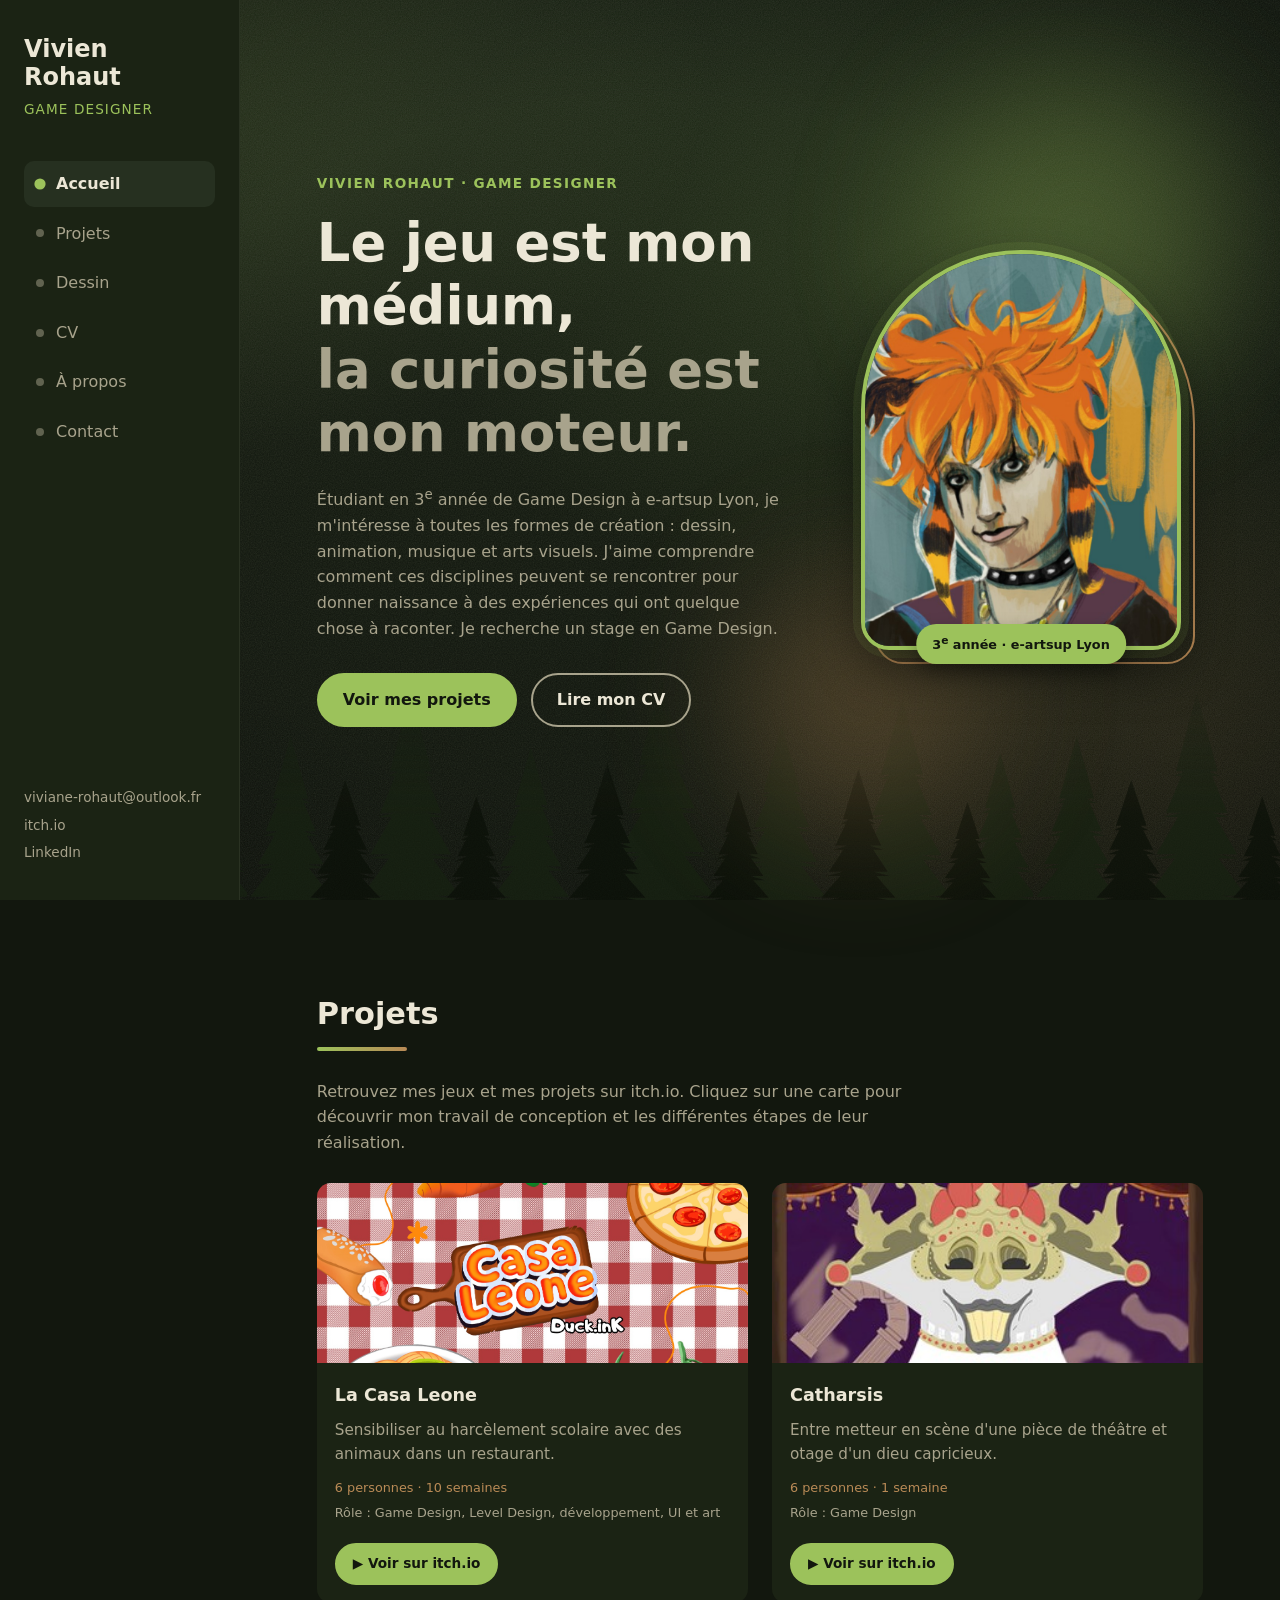
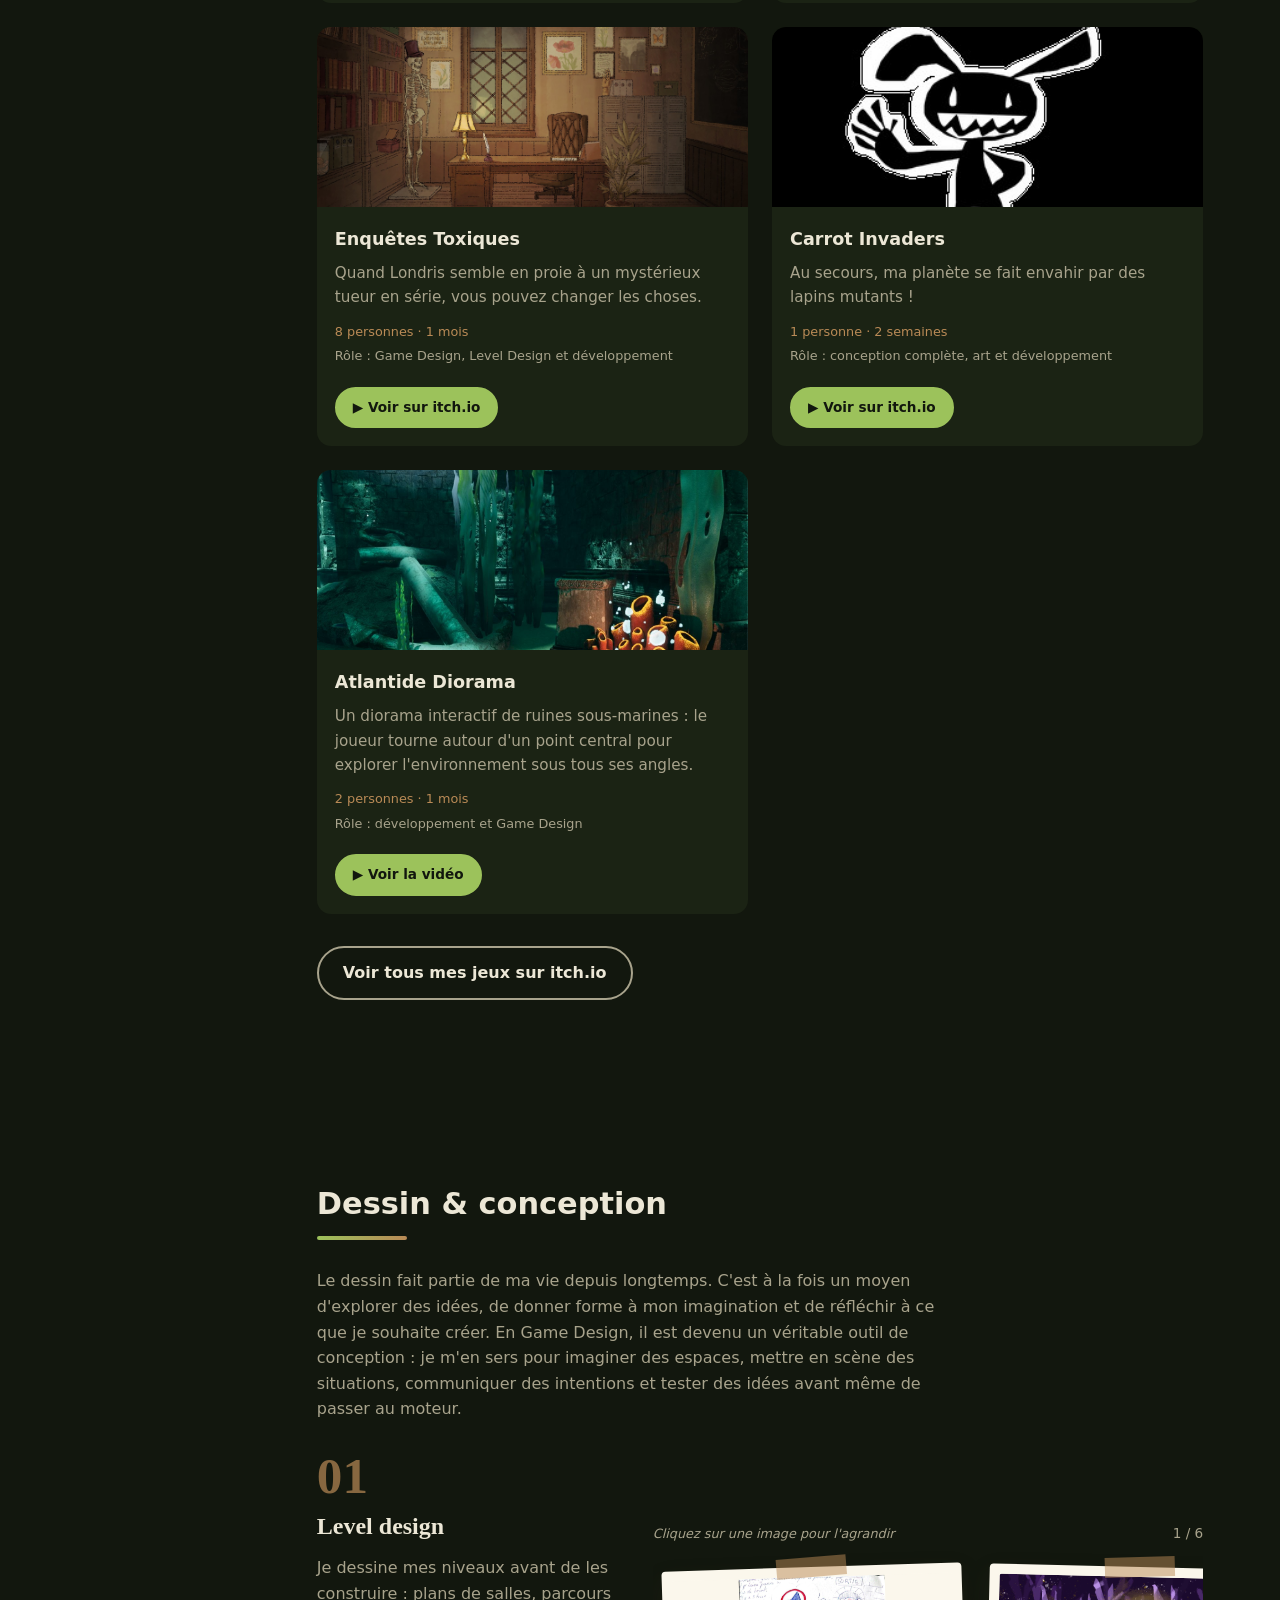
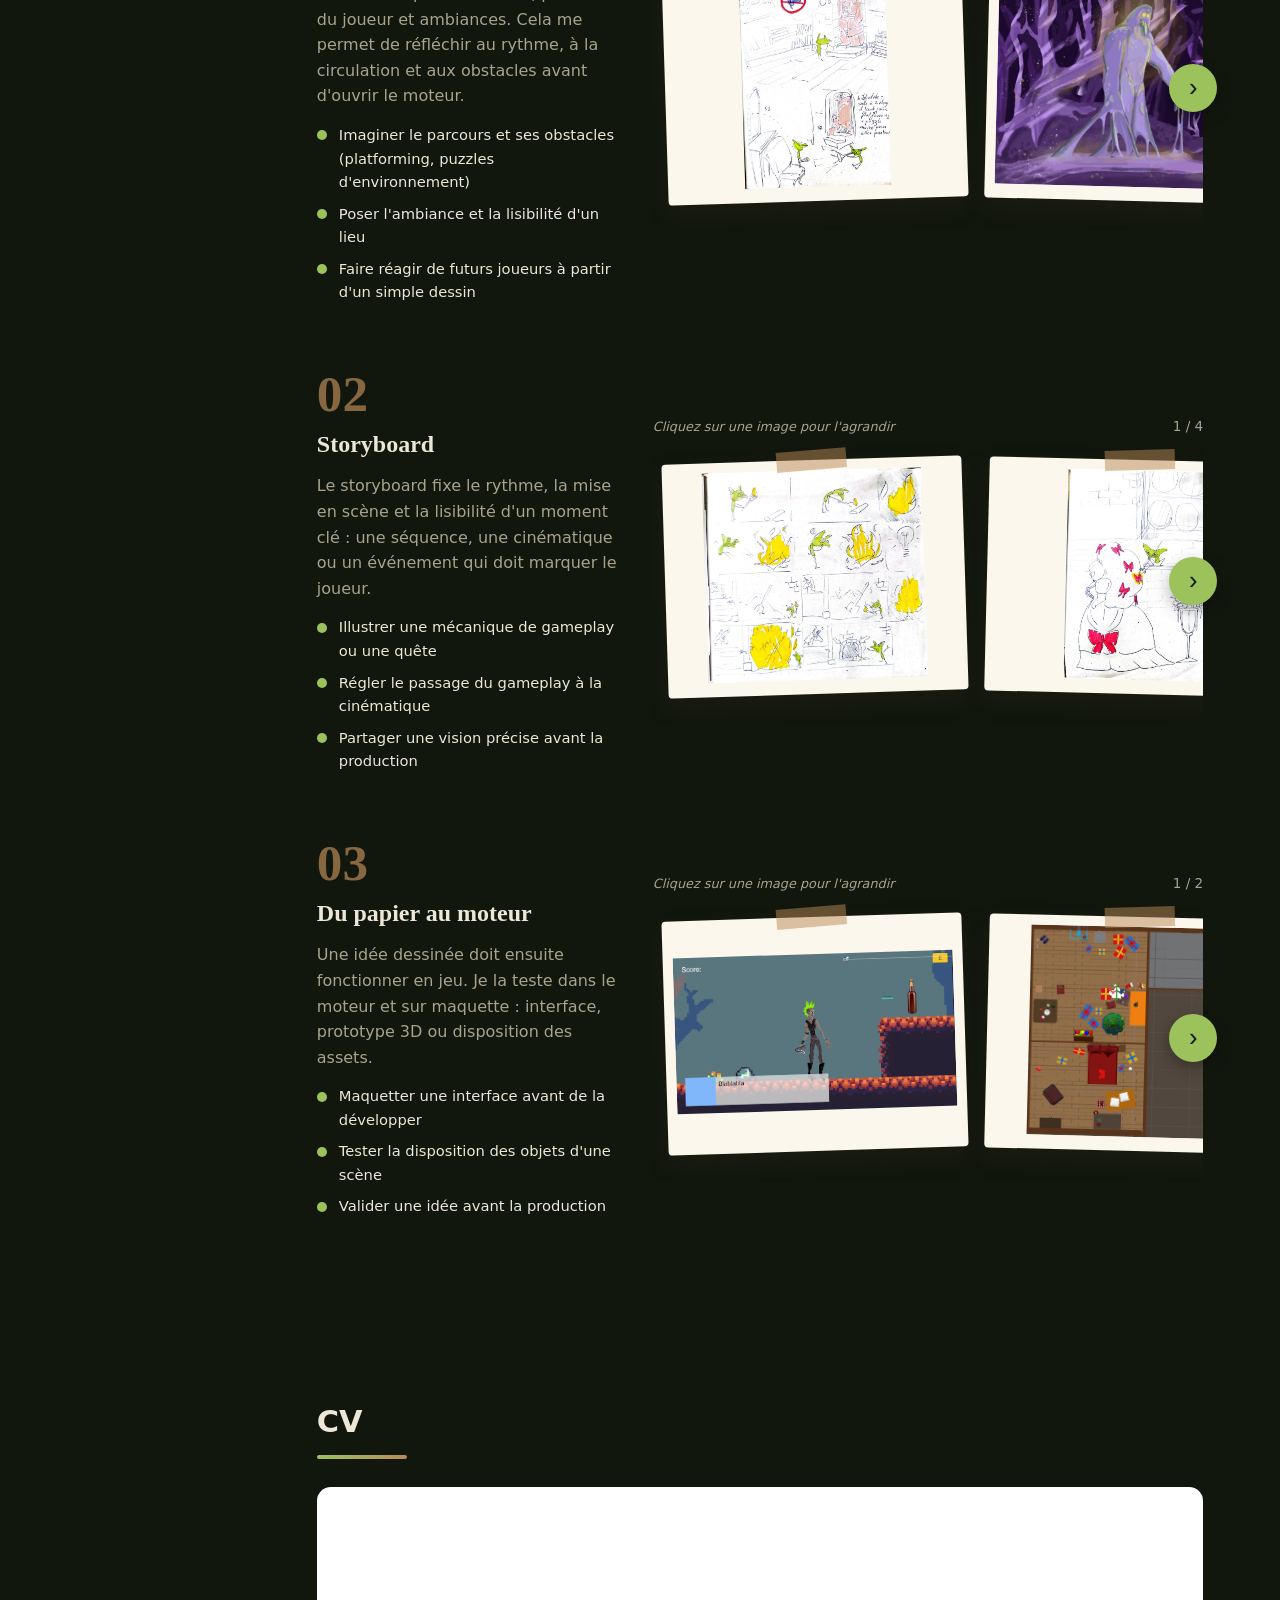
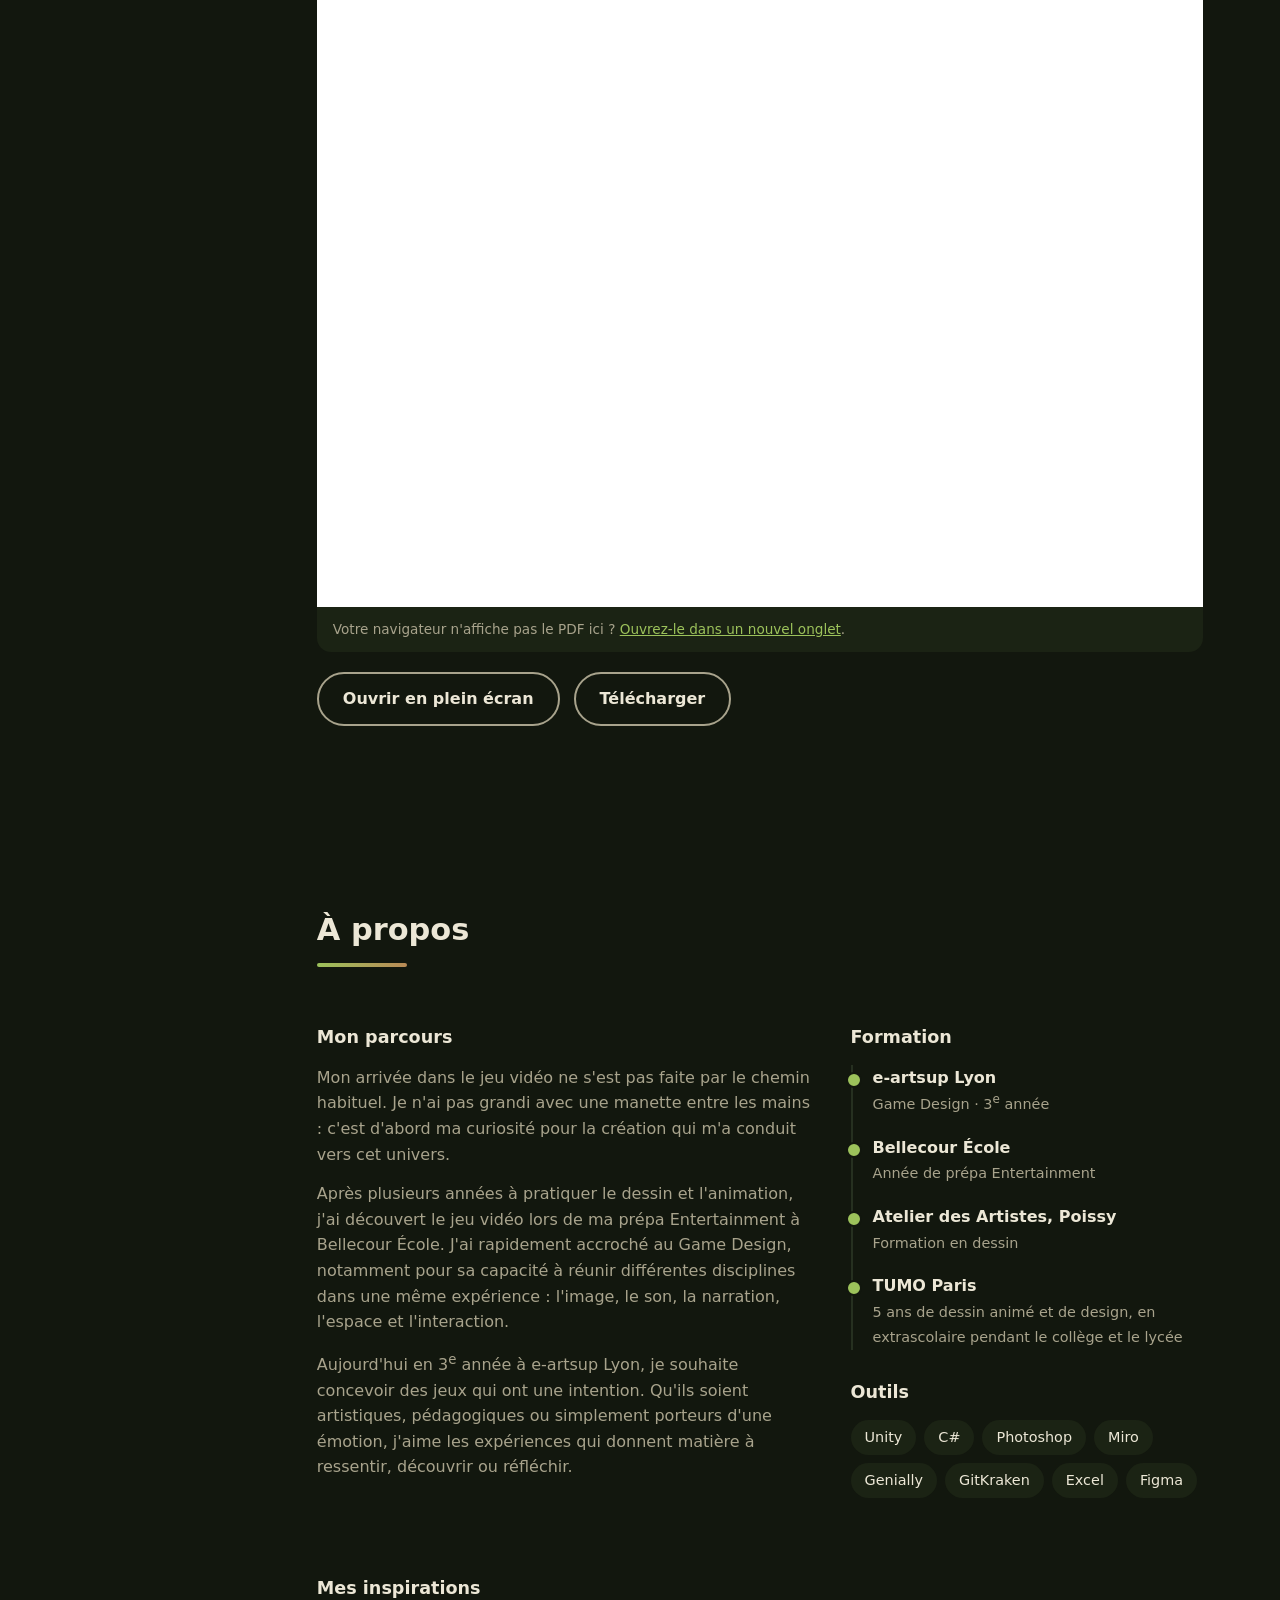
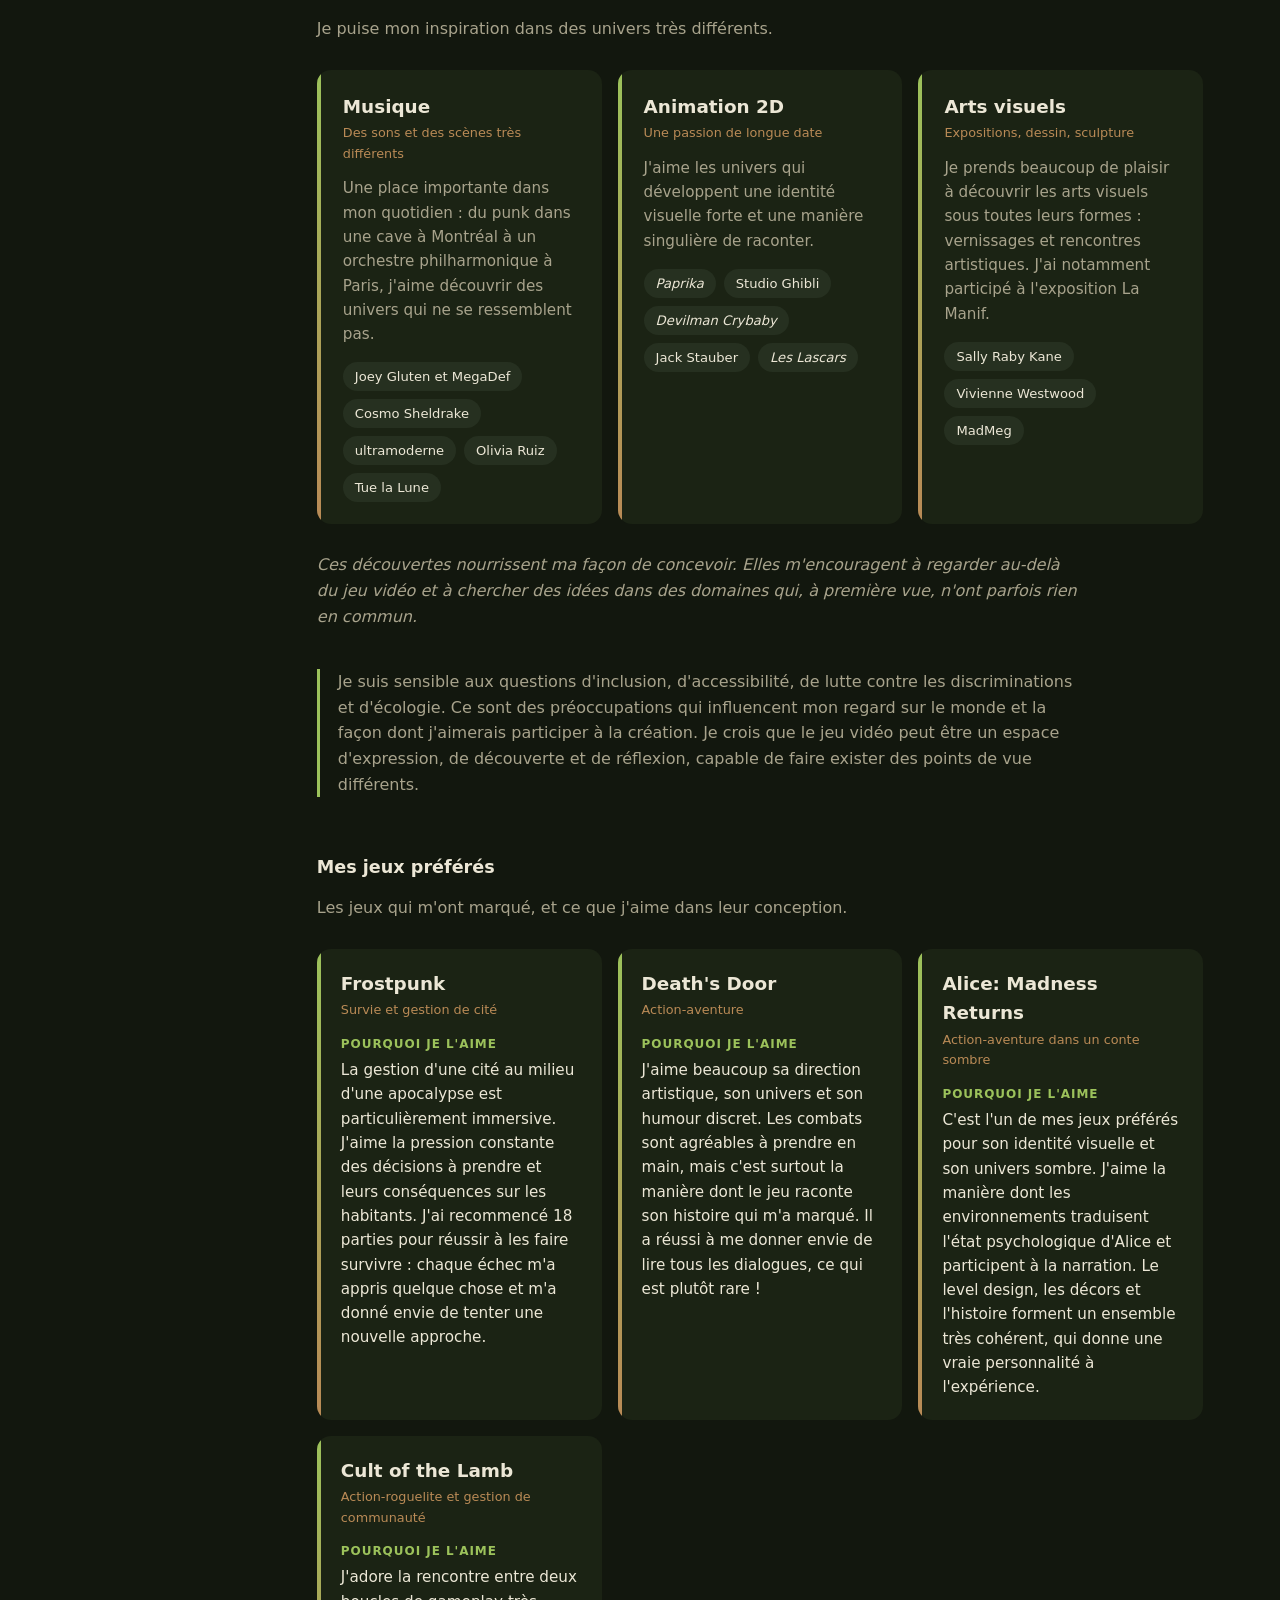
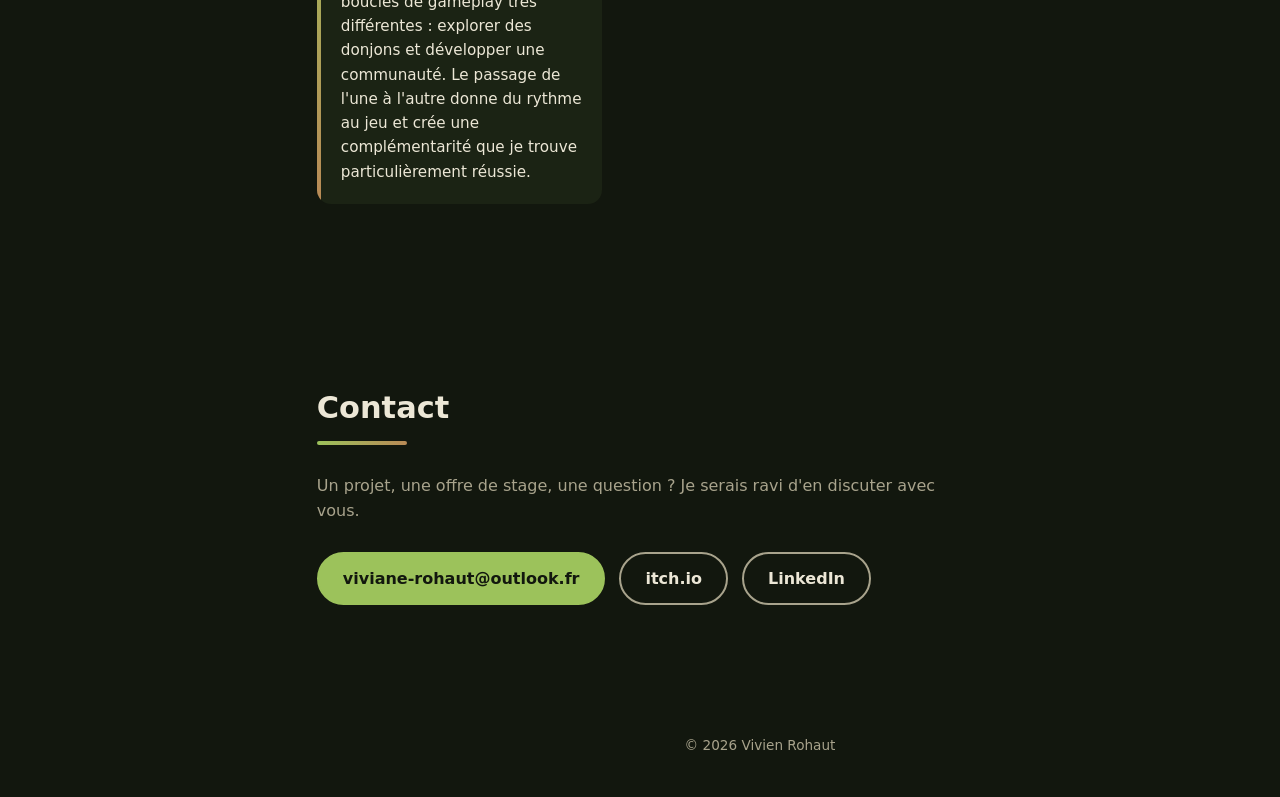
<file: index.html>
<!DOCTYPE html>
<html lang="fr">

<head>
  <meta charset="UTF-8">
  <meta name="viewport" content="width=device-width, initial-scale=1">
  <title>Vivien Rohaut – Game Designer</title>
  <meta name="description"
    content="Portfolio de Vivien Rohaut, étudiant en Game Design à e-artsup Lyon. Entre dessin, animation, musique et création de jeux vidéo.">
  <link rel="icon"
    href="data:image/svg+xml,<svg xmlns=%22http://www.w3.org/2000/svg%22 viewBox=%220 0 100 100%22><text y=%22.9em%22 font-size=%2290%22>🌲</text></svg>">
  <link rel="stylesheet" href="style.css">
  <script src="script.js" defer></script>
</head>

<body>

  <div class="progress" aria-hidden="true"></div>

  <button class="menu-toggle" aria-label="Ouvrir le menu" aria-expanded="false">☰</button>

  <!-- MENU LATÉRAL -->
  <aside class="sidebar" id="sidebar">
    <a class="brand" href="#accueil">Vivien<br>Rohaut</a>
    <p class="role">Game Designer</p>

    <nav class="side-nav">
      <a href="#accueil" class="active"><span class="dot"></span>Accueil</a>
      <a href="#projets"><span class="dot"></span>Projets</a>
      <a href="#art"><span class="dot"></span>Dessin</a>
      <a href="#cv"><span class="dot"></span>CV</a>
      <a href="#apropos"><span class="dot"></span>À propos</a>
      <a href="#contact"><span class="dot"></span>Contact</a>
    </nav>

    <div class="side-footer">
      <a href="mailto:viviane-rohaut@outlook.fr">viviane-rohaut@outlook.fr</a>
      <a href="https://viviwise.itch.io/" target="_blank" rel="noopener">itch.io</a>
      <a href="https://www.linkedin.com/in/vivien-rohaut-04922b308" target="_blank" rel="noopener">LinkedIn</a>
    </div>
  </aside>

  <main class="content">

    <!-- ACCUEIL -->
    <section id="accueil" class="hero">
      <div class="blob blob-1"></div>
      <div class="blob blob-2"></div>

      <div class="hero-inner">
        <div class="hero-text">
          <p class="eyebrow" data-reveal>Vivien Rohaut · Game Designer</p>

          <h1 data-reveal>
            Le jeu est mon médium,
            <br><span class="soft">la curiosité est mon moteur.</span>
          </h1>

          <p class="lead" data-reveal>
            Étudiant en 3<sup>e</sup> année de Game Design à e-artsup Lyon,
            je m'intéresse à toutes les formes de création : dessin,
            animation, musique et arts visuels. J'aime comprendre
            comment ces disciplines peuvent se rencontrer pour donner
            naissance à des expériences qui ont quelque chose à raconter.
            Je recherche un stage en Game Design.
          </p>

          <div class="buttons" data-reveal>
            <a class="btn" href="#projets">Voir mes projets</a>
            <a class="btn btn-outline" href="#cv">Lire mon CV</a>
          </div>
        </div>

        <div class="portrait">
          <div class="portrait-frame">
            <svg class="portrait-silhouette" viewBox="0 0 200 250" aria-hidden="true" focusable="false">
              <path class="sil-body" d="M10 250 C10 178 55 148 100 148 C145 148 190 178 190 250 Z" />
              <circle class="sil-head" cx="100" cy="90" r="48" />
            </svg>
            <span class="portrait-hint">Ma photo ici</span>
            <img src="images/vivien.jpg" alt="Portrait de Vivien Rohaut">
          </div>
          <span class="portrait-badge">3<sup>e</sup> année · e-artsup Lyon</span>
        </div>
      </div>
    </section>

    <!-- PROJETS -->
    <section id="projets">
      <h2 data-reveal>Projets</h2>
      <p class="section-intro" data-reveal>
        Retrouvez mes jeux et mes projets sur itch.io. Cliquez sur une carte
        pour découvrir mon travail de conception et les différentes étapes
        de leur réalisation.
      </p>

      <div class="grid">

        <article class="card" data-reveal>
          <a class="card-link" href="la-casa-leone.html">
            <div class="thumb">
              <img src="images/la-casa-leone.jpg" alt="Capture de La Casa Leone">
            </div>
            <div class="card-body">
              <h3>La Casa Leone</h3>
              <p>Sensibiliser au harcèlement scolaire avec des animaux dans un restaurant.</p>
              <span class="tags">6 personnes · 10 semaines</span>
              <span class="card-role">Rôle : Game Design, Level Design, développement, UI et art</span>
            </div>
          </a>
          <div class="card-actions">
            <a class="mini-btn" href="https://viviwise.itch.io/la-casa-leone" target="_blank" rel="noopener">▶ Voir sur
              itch.io</a>
          </div>
        </article>

        <article class="card" data-reveal>
          <a class="card-link" href="catharsis.html">
            <div class="thumb">
              <img src="images/catharsis.jpg" alt="Capture de Catharsis">
            </div>
            <div class="card-body">
              <h3>Catharsis</h3>
              <p>Entre metteur en scène d'une pièce de théâtre et otage d'un dieu capricieux.</p>
              <span class="tags">6 personnes · 1 semaine</span>
              <span class="card-role">Rôle : Game Design</span>
            </div>
          </a>
          <div class="card-actions">
            <a class="mini-btn" href="https://inkscience.itch.io/catharsis" target="_blank" rel="noopener">▶ Voir sur
              itch.io</a>
          </div>
        </article>

        <article class="card" data-reveal>
          <a class="card-link" href="enquetes-toxiques.html">
            <div class="thumb">
              <img src="images/enquetes-toxiques.jpg" alt="Capture de Enquêtes Toxiques">
            </div>
            <div class="card-body">
              <h3>Enquêtes Toxiques</h3>
              <p>Quand Londris semble en proie à un mystérieux tueur en série, vous pouvez changer les choses.</p>
              <span class="tags">8 personnes · 1 mois</span>
              <span class="card-role">Rôle : Game Design, Level Design et développement</span>
            </div>
          </a>
          <div class="card-actions">
            <a class="mini-btn" href="https://kaci2000.itch.io/les-enquetes-toxiques" target="_blank" rel="noopener">▶
              Voir sur itch.io</a>
          </div>
        </article>

        <article class="card" data-reveal>
          <a class="card-link" href="carrot-invaders.html">
            <div class="thumb">
              <img src="images/carrot-invaders.jpg" alt="Capture de Carrot Invaders">
            </div>
            <div class="card-body">
              <h3>Carrot Invaders</h3>
              <p>Au secours, ma planète se fait envahir par des lapins mutants !</p>
              <span class="tags">1 personne · 2 semaines</span>
              <span class="card-role">Rôle : conception complète, art et développement</span>
            </div>
          </a>
          <div class="card-actions">
            <a class="mini-btn" href="https://viviwise.itch.io/carrotinvaders" target="_blank" rel="noopener">▶ Voir sur
              itch.io</a>
          </div>
        </article>

        <article class="card" data-reveal>
          <a class="card-link" href="atlantide-diorama.html">
            <div class="thumb">
              <img src="images/atlantide-diorama.jpg" alt="Capture de Atlantide Diorama">
            </div>
            <div class="card-body">
              <h3>Atlantide Diorama</h3>
              <p>Un diorama interactif de ruines sous-marines : le joueur tourne autour d'un point central pour explorer
                l'environnement sous tous ses angles.</p>
              <span class="tags">2 personnes · 1 mois</span>
              <span class="card-role">Rôle : développement et Game Design</span>
            </div>
          </a>
          <div class="card-actions">
            <a class="mini-btn" href="atlantide-diorama.html#video">▶ Voir la vidéo</a>
          </div>
        </article>

      </div>

      <div class="buttons itch-all" data-reveal>
        <a class="btn btn-outline" href="https://viviwise.itch.io/" target="_blank" rel="noopener">Voir tous mes jeux
          sur itch.io</a>
      </div>
    </section>

    <!-- DESSIN & CONCEPTION -->
    <section id="art">
      <h2 data-reveal>Dessin &amp; conception</h2>

      <p class="section-intro" data-reveal>
        Le dessin fait partie de ma vie depuis longtemps. C'est à la fois
        un moyen d'explorer des idées, de donner forme à mon imagination
        et de réfléchir à ce que je souhaite créer. En Game Design,
        il est devenu un véritable outil de conception : je m'en sers
        pour imaginer des espaces, mettre en scène des situations,
        communiquer des intentions et tester des idées avant même
        de passer au moteur.
      </p>

      <!-- Pour ajouter une image : copie un bloc <figure class="art"> dans la série voulue et change le nom du fichier (images/art/…). -->

      <article class="chapter">
        <div class="chapter-text" data-reveal>
          <span class="chapter-num">01</span>
          <h3>Level design</h3>
          <p class="chapter-why">
            Je dessine mes niveaux avant de les construire : plans de salles,
            parcours du joueur et ambiances. Cela me permet de réfléchir
            au rythme, à la circulation et aux obstacles avant d'ouvrir le moteur.
          </p>
          <ul class="chapter-points">
            <li>Imaginer le parcours et ses obstacles (platforming, puzzles d'environnement)</li>
            <li>Poser l'ambiance et la lisibilité d'un lieu</li>
            <li>Faire réagir de futurs joueurs à partir d'un simple dessin</li>
          </ul>
        </div>

        <div class="art-group" data-reveal>
          <div class="art-head">
            <span class="art-hint">Cliquez sur une image pour l'agrandir</span>
            <span class="art-count"></span>
          </div>

          <div class="carousel">
            <button type="button" class="car-btn car-prev" aria-label="Images précédentes">‹</button>

            <div class="car-track" tabindex="0" role="region" aria-label="Série : Level design">
              <figure class="art">
                <button type="button" class="art-btn"
                  data-caption="Niveau de bibliothèque d'un jeu en cours : un monstre bouche la sortie. Deux solutions : se débarrasser de tout ce qui fait du bruit pour lui faire plaisir, ou provoquer un vacarme énorme pour le faire fuir">
                  <img src="images/art/niveau-1.jpg"
                    alt="Croquis d'un niveau de bibliothèque avec un monstre devant la sortie">
                </button>
              </figure>

              <figure class="art">
                <button type="button" class="art-btn"
                  data-caption="Boss fight dans une clairière de forêt magique : un monstre gluant et violet se dissipe dans la boue pour attaquer le joueur par surprise">
                  <img src="images/art/niveau-2.jpg"
                    alt="Illustration d'une forêt violette avec une créature aux yeux jaunes">
                </button>
              </figure>

              <figure class="art">
                <button type="button" class="art-btn"
                  data-caption="Ambiance d'une zone de passage dans un jeu où l'on incarne une sirène">
                  <img src="images/art/niveau-3.jpg" alt="Illustration d'un décor sous-marin aux algues vertes">
                </button>
              </figure>

              <figure class="art">
                <button type="button" class="art-btn"
                  data-caption="Niveau d'une cabane de sorcier, dessiné pour demander à des joueurs ce qu'ils voudraient y faire. Leurs réponses sont croquées en bas de la page">
                  <img src="images/art/niveau-4.jpg"
                    alt="Croquis d'une cabane avec un chaudron, des étagères et de petits personnages verts">
                </button>
              </figure>

              <figure class="art">
                <button type="button" class="art-btn"
                  data-caption="Exercice de cadrage : la vision caméra d'un jeu en monde ouvert, avec un dragon vert devant des montagnes enneigées">
                  <img src="images/art/niveau-5.jpg"
                    alt="Illustration d'un dragon vert devant des montagnes enneigées et un ciel nuageux">
                </button>
              </figure>

              <figure class="art">
                <button type="button" class="art-btn"
                  data-caption="Ambiance d'une grotte de gobelins : un nain qui creusait découvre pour la première fois l'antre de la tribu">
                  <img src="images/art/niveau-6.jpg"
                    alt="Silhouettes de gobelins dansant autour d'un feu dans une grotte">
                </button>
              </figure>
            </div>

            <button type="button" class="car-btn car-next" aria-label="Images suivantes">›</button>
          </div>
        </div>
      </article>

      <article class="chapter">
        <div class="chapter-text" data-reveal>
          <span class="chapter-num">02</span>
          <h3>Storyboard</h3>
          <p class="chapter-why">
            Le storyboard fixe le rythme, la mise en scène et la lisibilité
            d'un moment clé : une séquence, une cinématique ou un événement
            qui doit marquer le joueur.
          </p>
          <ul class="chapter-points">
            <li>Illustrer une mécanique de gameplay ou une quête</li>
            <li>Régler le passage du gameplay à la cinématique</li>
            <li>Partager une vision précise avant la production</li>
          </ul>
        </div>

        <div class="art-group" data-reveal>
          <div class="art-head">
            <span class="art-hint">Cliquez sur une image pour l'agrandir</span>
            <span class="art-count"></span>
          </div>

          <div class="carousel">
            <button type="button" class="car-btn car-prev" aria-label="Images précédentes">‹</button>

            <div class="car-track" tabindex="0" role="region" aria-label="Série : Storyboard">
              <figure class="art">
                <button type="button" class="art-btn"
                  data-caption="Storyboard de la mécanique des éléments d'un jeu d'infiltration et de puzzle en cours : le feu enflamme le bois sec et la paille, les détruit et ouvre des passages">
                  <img src="images/art/storyboard-1.jpg"
                    alt="Storyboard en douze cases : un petit personnage vert et un feu">
                </button>
              </figure>

              <figure class="art">
                <button type="button" class="art-btn"
                  data-caption="Quête du jeu d'infiltration : voler un ruban sans se faire repérer">
                  <img src="images/art/storyboard-2.jpg"
                    alt="Croquis d'une scène avec une dame à rubans rouges et un petit personnage jouant du violon">
                </button>
              </figure>

              <figure class="art">
                <button type="button" class="art-btn"
                  data-caption="Storyboard (1/2) : passage du gameplay à la cinématique dans un jeu où l'on joue une sirène. En jeu, un petit poisson tente d'intimider la sirène, qui le repousse d'un coup de queue">
                  <img src="images/art/storyboard-3.jpg" alt="Storyboard de la sirène, première page : séquence en jeu">
                </button>
              </figure>

              <figure class="art">
                <button type="button" class="art-btn"
                  data-caption="Storyboard (2/2) : la cinématique. Le poisson-globe se gonfle, bloque le passage et provoque la sirène en duel, puis la caméra reprend la vue du jeu">
                  <img src="images/art/storyboard-4.jpg" alt="Storyboard de la sirène, deuxième page : cinématique">
                </button>
              </figure>
            </div>

            <button type="button" class="car-btn car-next" aria-label="Images suivantes">›</button>
          </div>
        </div>
      </article>

      <article class="chapter">
        <div class="chapter-text" data-reveal>
          <span class="chapter-num">03</span>
          <h3>Du papier au moteur</h3>
          <p class="chapter-why">
            Une idée dessinée doit ensuite fonctionner en jeu. Je la teste
            dans le moteur et sur maquette : interface, prototype 3D
            ou disposition des assets.
          </p>
          <ul class="chapter-points">
            <li>Maquetter une interface avant de la développer</li>
            <li>Tester la disposition des objets d'une scène</li>
            <li>Valider une idée avant la production</li>
          </ul>
        </div>

        <div class="art-group" data-reveal>
          <div class="art-head">
            <span class="art-hint">Cliquez sur une image pour l'agrandir</span>
            <span class="art-count"></span>
          </div>

          <div class="carousel">
            <button type="button" class="car-btn car-prev" aria-label="Images précédentes">‹</button>

            <div class="car-track" tabindex="0" role="region" aria-label="Série : Du papier au moteur">
              <figure class="art">
                <button type="button" class="art-btn"
                  data-caption="Mockup de l'interface (UI) possible d'un jeu : dialogue, score et indication d'interaction">
                  <img src="images/art/moteur-1.jpg"
                    alt="Maquette d'interface d'un jeu 2D avec un personnage à crête verte et une boîte de dialogue">
                </button>
              </figure>

              <figure class="art">
                <button type="button" class="art-btn"
                  data-caption="Prototype 3D d'un jeu VR fait sur Unity en une semaine : mettre tous les objets de la pièce dans la hotte du Père Noël le plus vite possible. Ce plan m'a servi à tester la disposition des assets">
                  <img src="images/art/moteur-2.jpg" alt="Vue de dessus d'une pièce avec des meubles et des cadeaux">
                </button>
              </figure>
            </div>

            <button type="button" class="car-btn car-next" aria-label="Images suivantes">›</button>
          </div>
        </div>
      </article>
    </section>

    <!-- CV -->
    <section id="cv">
      <h2 data-reveal>CV</h2>

      <div class="cv-frame" data-reveal>
        <iframe src="cv.pdf#view=FitH" title="CV de Vivien Rohaut"></iframe>
        <p class="cv-fallback">
          Votre navigateur n'affiche pas le PDF ici ?
          <a href="cv.pdf" target="_blank" rel="noopener">Ouvrez-le dans un nouvel onglet</a>.
        </p>
      </div>

      <div class="buttons" data-reveal>
        <a class="btn btn-outline" href="cv.pdf" target="_blank" rel="noopener">Ouvrir en plein écran</a>
        <a class="btn btn-outline" href="cv.pdf" download>Télécharger</a>
      </div>
    </section>

    <!-- À PROPOS -->
    <section id="apropos">
      <h2 data-reveal>À propos</h2>

      <div class="about-grid">
        <div>
          <h3 class="subtitle" data-reveal>Mon parcours</h3>

          <p data-reveal>
            Mon arrivée dans le jeu vidéo ne s'est pas faite par le chemin
            habituel. Je n'ai pas grandi avec une manette entre les mains :
            c'est d'abord ma curiosité pour la création qui m'a conduit
            vers cet univers.
          </p>

          <p data-reveal>
            Après plusieurs années à pratiquer le dessin et l'animation,
            j'ai découvert le jeu vidéo lors de ma prépa Entertainment
            à Bellecour École. J'ai rapidement accroché au Game Design,
            notamment pour sa capacité à réunir différentes disciplines
            dans une même expérience : l'image, le son, la narration,
            l'espace et l'interaction.
          </p>

          <p data-reveal>
            Aujourd'hui en 3<sup>e</sup> année à e-artsup Lyon, je souhaite
            concevoir des jeux qui ont une intention. Qu'ils soient
            artistiques, pédagogiques ou simplement porteurs d'une émotion,
            j'aime les expériences qui donnent matière à ressentir,
            découvrir ou réfléchir.
          </p>
        </div>

        <div>
          <h3 class="subtitle" data-reveal>Formation</h3>

          <ul class="timeline" data-reveal>
            <li>
              <strong>e-artsup Lyon</strong>
              <span>Game Design · 3<sup>e</sup> année</span>
            </li>
            <li>
              <strong>Bellecour École</strong>
              <span>Année de prépa Entertainment</span>
            </li>
            <li>
              <strong>Atelier des Artistes, Poissy</strong>
              <span>Formation en dessin</span>
            </li>
            <li>
              <strong>TUMO Paris</strong>
              <span>5 ans de dessin animé et de design, en extrascolaire pendant le collège et le lycée</span>
            </li>
          </ul>

          <h3 class="subtitle" data-reveal>Outils</h3>

          <ul class="chips" data-reveal>
            <li>Unity</li>
            <li>C#</li>
            <li>Photoshop</li>
            <li>Miro</li>
            <li>Genially</li>
            <li>GitKraken</li>
            <li>Excel</li>
            <li>Figma</li>
          </ul>
        </div>
      </div>

      <!-- MES INSPIRATIONS -->
      <div class="insp-block">
        <h3 class="subtitle" data-reveal>Mes inspirations</h3>
        <p class="section-intro" data-reveal>
          Je puise mon inspiration dans des univers très différents.
        </p>

        <div class="insp-grid">
        <article class="insp" data-reveal>
          <h4>Musique</h4>
          <span class="insp-sub">Des sons et des scènes très différents</span>
          <p>Une place importante dans mon quotidien : du punk dans une cave à Montréal à un orchestre philharmonique à Paris, j'aime découvrir des univers qui ne se ressemblent pas.</p>
          <ul class="chips">
              <li>Joey Gluten et MegaDef</li>
              <li>Cosmo Sheldrake</li>
              <li>ultramoderne</li>
              <li>Olivia Ruiz</li>
              <li>Tue la Lune</li>
          </ul>
        </article>
        <article class="insp" data-reveal>
          <h4>Animation 2D</h4>
          <span class="insp-sub">Une passion de longue date</span>
          <p>J'aime les univers qui développent une identité visuelle forte et une manière singulière de raconter.</p>
          <ul class="chips">
              <li><em>Paprika</em></li>
              <li>Studio Ghibli</li>
              <li><em>Devilman Crybaby</em></li>
              <li>Jack Stauber</li>
              <li><em>Les Lascars</em></li>
          </ul>
        </article>
        <article class="insp" data-reveal>
          <h4>Arts visuels</h4>
          <span class="insp-sub">Expositions, dessin, sculpture</span>
          <p>Je prends beaucoup de plaisir à découvrir les arts visuels sous toutes leurs formes : vernissages et rencontres artistiques. J'ai notamment participé à l'exposition La Manif.</p>
          <ul class="chips">
              <li>Sally Raby Kane</li>
              <li>Vivienne Westwood</li>
              <li>MadMeg</li>
          </ul>
        </article>
        </div>

        <p class="insp-outro" data-reveal>
          Ces découvertes nourrissent ma façon de concevoir. Elles m'encouragent
          à regarder au-delà du jeu vidéo et à chercher des idées dans des
          domaines qui, à première vue, n'ont parfois rien en commun.
        </p>
      </div>

      <div class="about-values" data-reveal>
        <p>
          Je suis sensible aux questions d'inclusion, d'accessibilité,
          de lutte contre les discriminations et d'écologie. Ce sont
          des préoccupations qui influencent mon regard sur le monde
          et la façon dont j'aimerais participer à la création.
          Je crois que le jeu vidéo peut être un espace d'expression,
          de découverte et de réflexion, capable de faire exister
          des points de vue différents.
        </p>
      </div>

      <!-- JEUX PRÉFÉRÉS -->
      <div class="favs">
        <h3 class="subtitle" data-reveal>Mes jeux préférés</h3>
        <p class="section-intro" data-reveal>
          Les jeux qui m'ont marqué, et ce que j'aime dans leur conception.
        </p>

        <div class="fav-grid">
          <article class="fav" data-reveal>
            <h4>Frostpunk</h4>
            <span class="fav-genre">Survie et gestion de cité</span>
            <p class="fav-label">Pourquoi je l'aime</p>
            <p class="fav-why">
              La gestion d'une cité au milieu d'une apocalypse est
              particulièrement immersive. J'aime la pression constante
              des décisions à prendre et leurs conséquences sur les
              habitants. J'ai recommencé 18 parties pour réussir à les
              faire survivre : chaque échec m'a appris quelque chose
              et m'a donné envie de tenter une nouvelle approche.
            </p>
          </article>

          <article class="fav" data-reveal>
            <h4>Death's Door</h4>
            <span class="fav-genre">Action-aventure</span>
            <p class="fav-label">Pourquoi je l'aime</p>
            <p class="fav-why">
              J'aime beaucoup sa direction artistique, son univers
              et son humour discret. Les combats sont agréables à prendre
              en main, mais c'est surtout la manière dont le jeu raconte
              son histoire qui m'a marqué. Il a réussi à me donner envie
              de lire tous les dialogues, ce qui est plutôt rare !
            </p>
          </article>

          <article class="fav" data-reveal>
            <h4>Alice: Madness Returns</h4>
            <span class="fav-genre">Action-aventure dans un conte sombre</span>
            <p class="fav-label">Pourquoi je l'aime</p>
            <p class="fav-why">
              C'est l'un de mes jeux préférés pour son identité visuelle
              et son univers sombre. J'aime la manière dont les
              environnements traduisent l'état psychologique d'Alice
              et participent à la narration. Le level design, les décors
              et l'histoire forment un ensemble très cohérent, qui donne
              une vraie personnalité à l'expérience.
            </p>
          </article>

          <article class="fav" data-reveal>
            <h4>Cult of the Lamb</h4>
            <span class="fav-genre">Action-roguelite et gestion de communauté</span>
            <p class="fav-label">Pourquoi je l'aime</p>
            <p class="fav-why">
              J'adore la rencontre entre deux boucles de gameplay très
              différentes : explorer des donjons et développer une
              communauté. Le passage de l'une à l'autre donne du rythme
              au jeu et crée une complémentarité que je trouve
              particulièrement réussie.
            </p>
          </article>
        </div>
      </div>
    </section>

    <!-- CONTACT -->
    <section id="contact">
      <h2 data-reveal>Contact</h2>

      <p class="section-intro" data-reveal>
        Un projet, une offre de stage, une question ?
        Je serais ravi d'en discuter avec vous.
      </p>

      <div class="buttons" data-reveal>
        <a class="btn" href="mailto:viviane-rohaut@outlook.fr">viviane-rohaut@outlook.fr</a>
        <a class="btn btn-outline" href="https://viviwise.itch.io/" target="_blank" rel="noopener">itch.io</a>
        <a class="btn btn-outline" href="https://www.linkedin.com/in/vivien-rohaut-04922b308" target="_blank"
          rel="noopener">LinkedIn</a>
      </div>
    </section>

    <footer>
      <p>© 2026 Vivien Rohaut</p>
    </footer>

  </main>

</body>

</html>
</file>
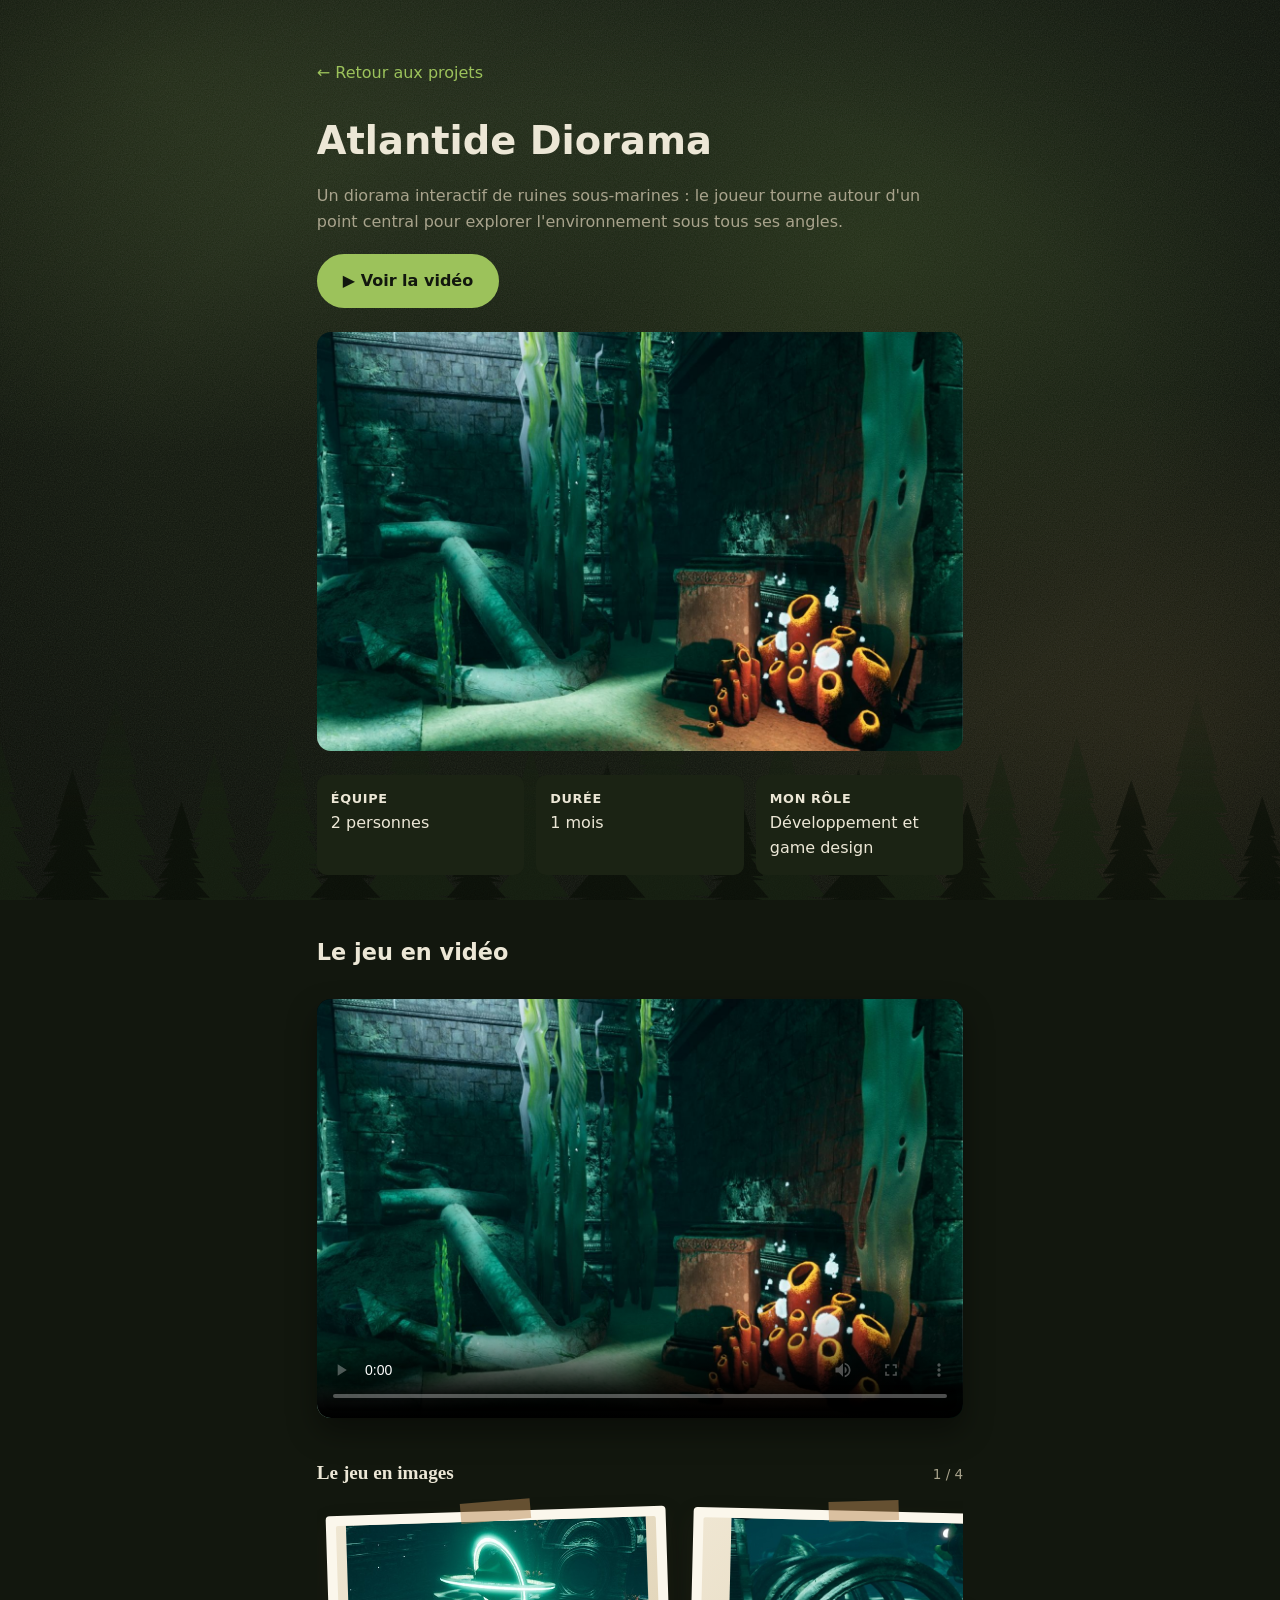
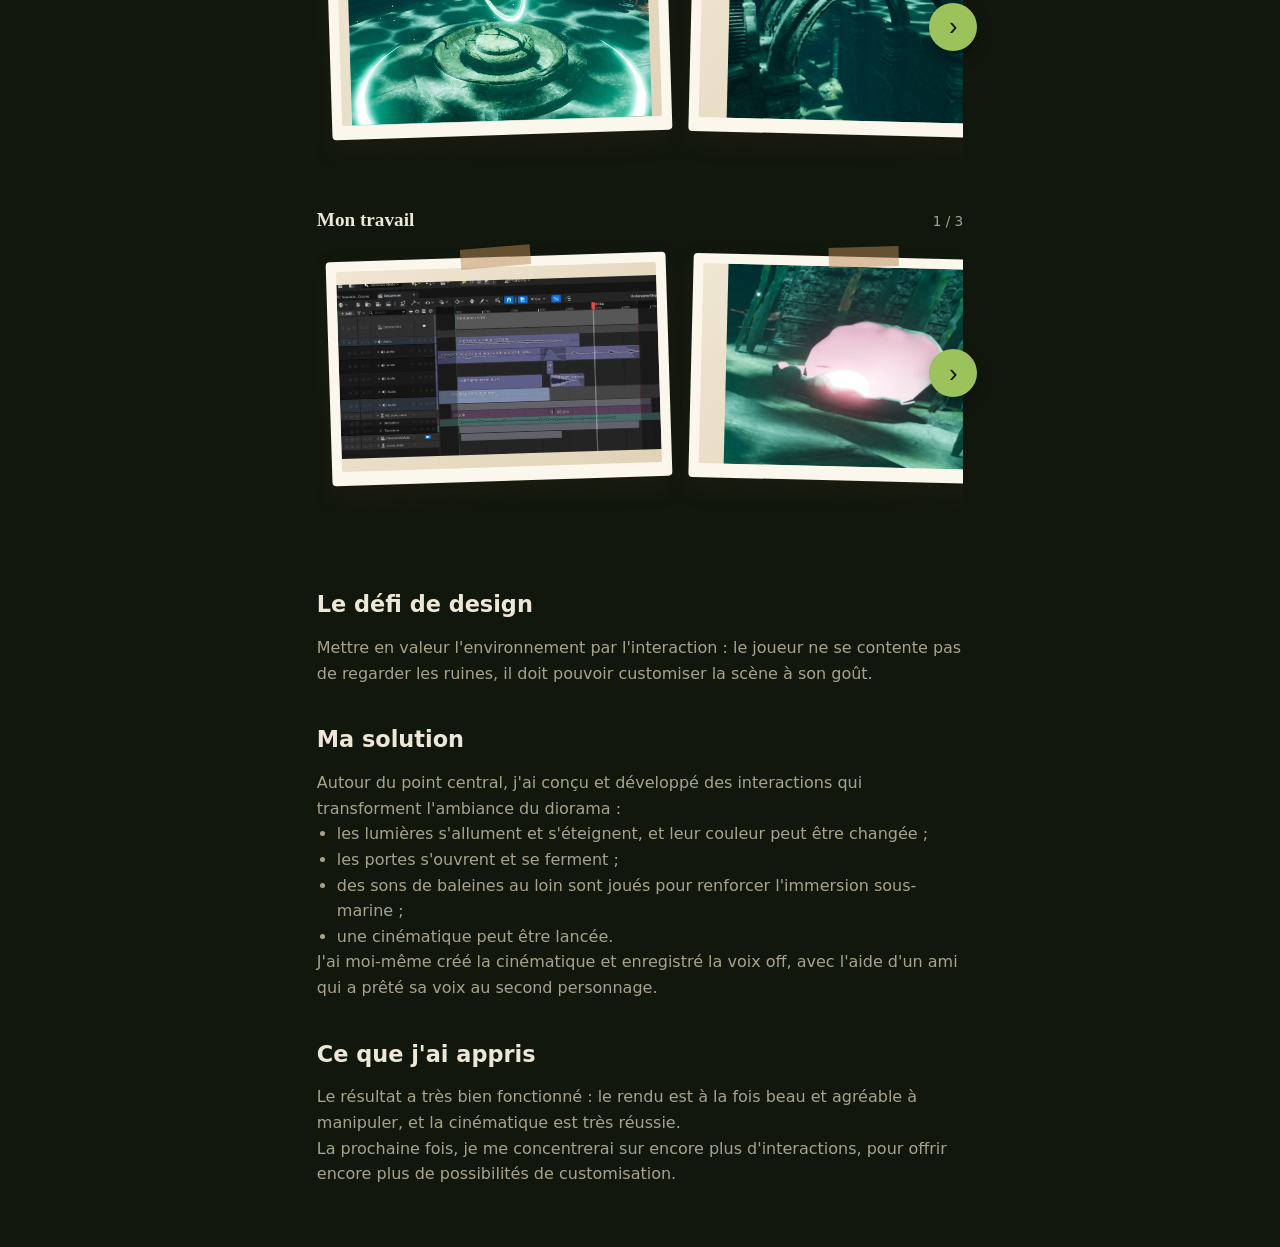
<file: atlantide-diorama.html>
<!DOCTYPE html>
<html lang="fr">
<head>
  <meta charset="UTF-8">
  <meta name="viewport" content="width=device-width, initial-scale=1">
  <title>Atlantide Diorama – Vivien Rohaut</title>
  <meta name="description" content="Atlantide Diorama : un diorama interactif de ruines sous-marines, avec lumières, portes, sons et cinématique. Projet de Vivien Rohaut, game designer.">
  <link rel="icon" href="data:image/svg+xml,<svg xmlns=%22http://www.w3.org/2000/svg%22 viewBox=%220 0 100 100%22><text y=%22.9em%22 font-size=%2290%22>🌲</text></svg>">
  <link rel="stylesheet" href="style.css">
  <script src="script.js" defer></script>
</head>
<body>

  <div class="progress" aria-hidden="true"></div>

  <main class="project">
    <a class="back" href="index.html#projets">← Retour aux projets</a>

    <h1 data-reveal>Atlantide Diorama</h1>
    <p data-reveal>Un diorama interactif de ruines sous-marines : le joueur tourne autour d'un point central pour explorer l'environnement sous tous ses angles.</p>

    <div class="buttons" data-reveal>
      <a class="btn" href="#video">▶ Voir la vidéo</a>
    </div>

    <img class="cover" data-reveal src="images/atlantide-diorama.jpg" alt="Image principale de Atlantide Diorama">

    <div class="facts">
      <div data-reveal><strong>Équipe</strong>2 personnes</div>
      <div data-reveal><strong>Durée</strong>1 mois</div>
      <div data-reveal><strong>Mon rôle</strong>Développement et game design</div>
    </div>

    <h2 id="video" data-reveal>Le jeu en vidéo</h2>
    <div class="video-player" data-reveal>
      <!-- Place ta vidéo dans le dossier « videos » sous le nom atlantide-diorama.mp4 (format MP4, codec H.264) -->
      <video controls preload="metadata" playsinline poster="images/atlantide-diorama.jpg">
        <source src="videos/atlantide-diorama.mp4" type="video/mp4">
        Votre navigateur ne peut pas lire cette vidéo.
      </video>
    </div>

    <div class="art-group wide" data-reveal>
      <div class="art-head">
        <h3>Le jeu en images</h3>
        <span class="art-count"></span>
      </div>
      <div class="carousel">
        <button type="button" class="car-btn car-prev" aria-label="Images précédentes">‹</button>
        <div class="car-track" tabindex="0" role="region" aria-label="Le jeu en images">
            <figure class="art">
              <button type="button" class="art-btn" data-caption="L'orbe magique, au centre de la scène : le joueur se balade autour d'elle">
                <img src="images/atlantide-diorama/capture-1.jpg" alt="Orbe lumineuse verte au centre d'une fontaine en pierre sous l'eau">
              </button>
            </figure>
            <figure class="art">
              <button type="button" class="art-btn" data-caption="L'environnement : des ruines sous-marines">
                <img src="images/atlantide-diorama/capture-2.jpg" alt="Arches en pierre de ruines sous-marines">
              </button>
            </figure>
            <figure class="art">
              <button type="button" class="art-btn" data-caption="Les ruines éclairées par des lumières de couleurs">
                <img src="images/atlantide-diorama/capture-3.jpg" alt="Vue d'ensemble de la salle sous-marine avec ses lumières colorées">
              </button>
            </figure>
            <figure class="art">
              <button type="button" class="art-btn" data-caption="Tous les animaux présents dans la scène">
                <img src="images/atlantide-diorama/capture-4.jpg" alt="Raie, grand poisson aux dents, thon et trois méduses lumineuses">
              </button>
            </figure>
        </div>
        <button type="button" class="car-btn car-next" aria-label="Images suivantes">›</button>
      </div>
    </div>

    <!-- Mon travail : schémas, code, wireframes. Modifie data-caption pour décrire chaque image (par exemple « Wireframe du menu »). Copie ou supprime des blocs <figure> selon le nombre d'images. -->
    <div class="art-group wide" data-reveal>
      <div class="art-head">
        <h3>Mon travail</h3>
        <span class="art-count"></span>
      </div>
      <div class="carousel">
        <button type="button" class="car-btn car-prev" aria-label="Images précédentes">‹</button>
        <div class="car-track" tabindex="0" role="region" aria-label="Mon travail">
            <figure class="art">
              <button type="button" class="art-btn" data-caption="Mon travail sur la timeline de la cinématique, dans le Sequencer d'Unreal Engine">
                <img src="images/atlantide-diorama/travail-1.jpg" alt="Sequencer d'Unreal Engine avec les pistes audio et la caméra">
              </button>
            </figure>
            <figure class="art">
              <button type="button" class="art-btn" data-caption="Le coquillage peut s'ouvrir et se fermer">
                <img src="images/atlantide-diorama/travail-2.jpg" alt="Coquillage rose ouvert avec une perle lumineuse">
              </button>
            </figure>
            <figure class="art">
              <button type="button" class="art-btn" data-caption="Toutes les interactions possibles : ouvrir ou fermer la porte et le coquillage, allumer ou éteindre les lumières et changer leur couleur, déclencher des bruits de baleines au loin">
                <img src="images/atlantide-diorama/travail-3.jpg" alt="Menu des interactions avec les boutons Door, Shell, Lighting et Whale">
              </button>
            </figure>
        </div>
        <button type="button" class="car-btn car-next" aria-label="Images suivantes">›</button>
      </div>
    </div>

    <h2 data-reveal>Le défi de design</h2>
    <p data-reveal>Mettre en valeur l'environnement par l'interaction : le joueur ne se contente pas de regarder les ruines, il doit pouvoir customiser la scène à son goût.</p>

    <h2 data-reveal>Ma solution</h2>
    <p data-reveal>Autour du point central, j'ai conçu et développé des interactions qui transforment l'ambiance du diorama :</p>
    <ul data-reveal>
      <li>les lumières s'allument et s'éteignent, et leur couleur peut être changée ;</li>
      <li>les portes s'ouvrent et se ferment ;</li>
      <li>des sons de baleines au loin sont joués pour renforcer l'immersion sous-marine ;</li>
      <li>une cinématique peut être lancée.</li>
    </ul>
    <p data-reveal>J'ai moi-même créé la cinématique et enregistré la voix off, avec l'aide d'un ami qui a prêté sa voix au second personnage.</p>

    <h2 data-reveal>Ce que j'ai appris</h2>
    <p data-reveal>Le résultat a très bien fonctionné : le rendu est à la fois beau et agréable à manipuler, et la cinématique est très réussie.</p>
    <p data-reveal>La prochaine fois, je me concentrerai sur encore plus d'interactions, pour offrir encore plus de possibilités de customisation.</p>

    <!--
      Pour ajouter le jeu jouable directement dans la page :
      1. Sur la page itch.io du jeu, ouvre « Edit game », puis « Widget » (ou « Embed »).
      2. Copie le code iframe fourni par itch.io.
      3. Colle-le ici, avec un titre :
         <h2 data-reveal>Jouer directement</h2>
         <div class="itch-embed" data-reveal><iframe src="https://itch.io/embed/NUMERO_DU_JEU" width="552" height="167"></iframe></div>
    -->
  </main>

</body>
</html>
</file>
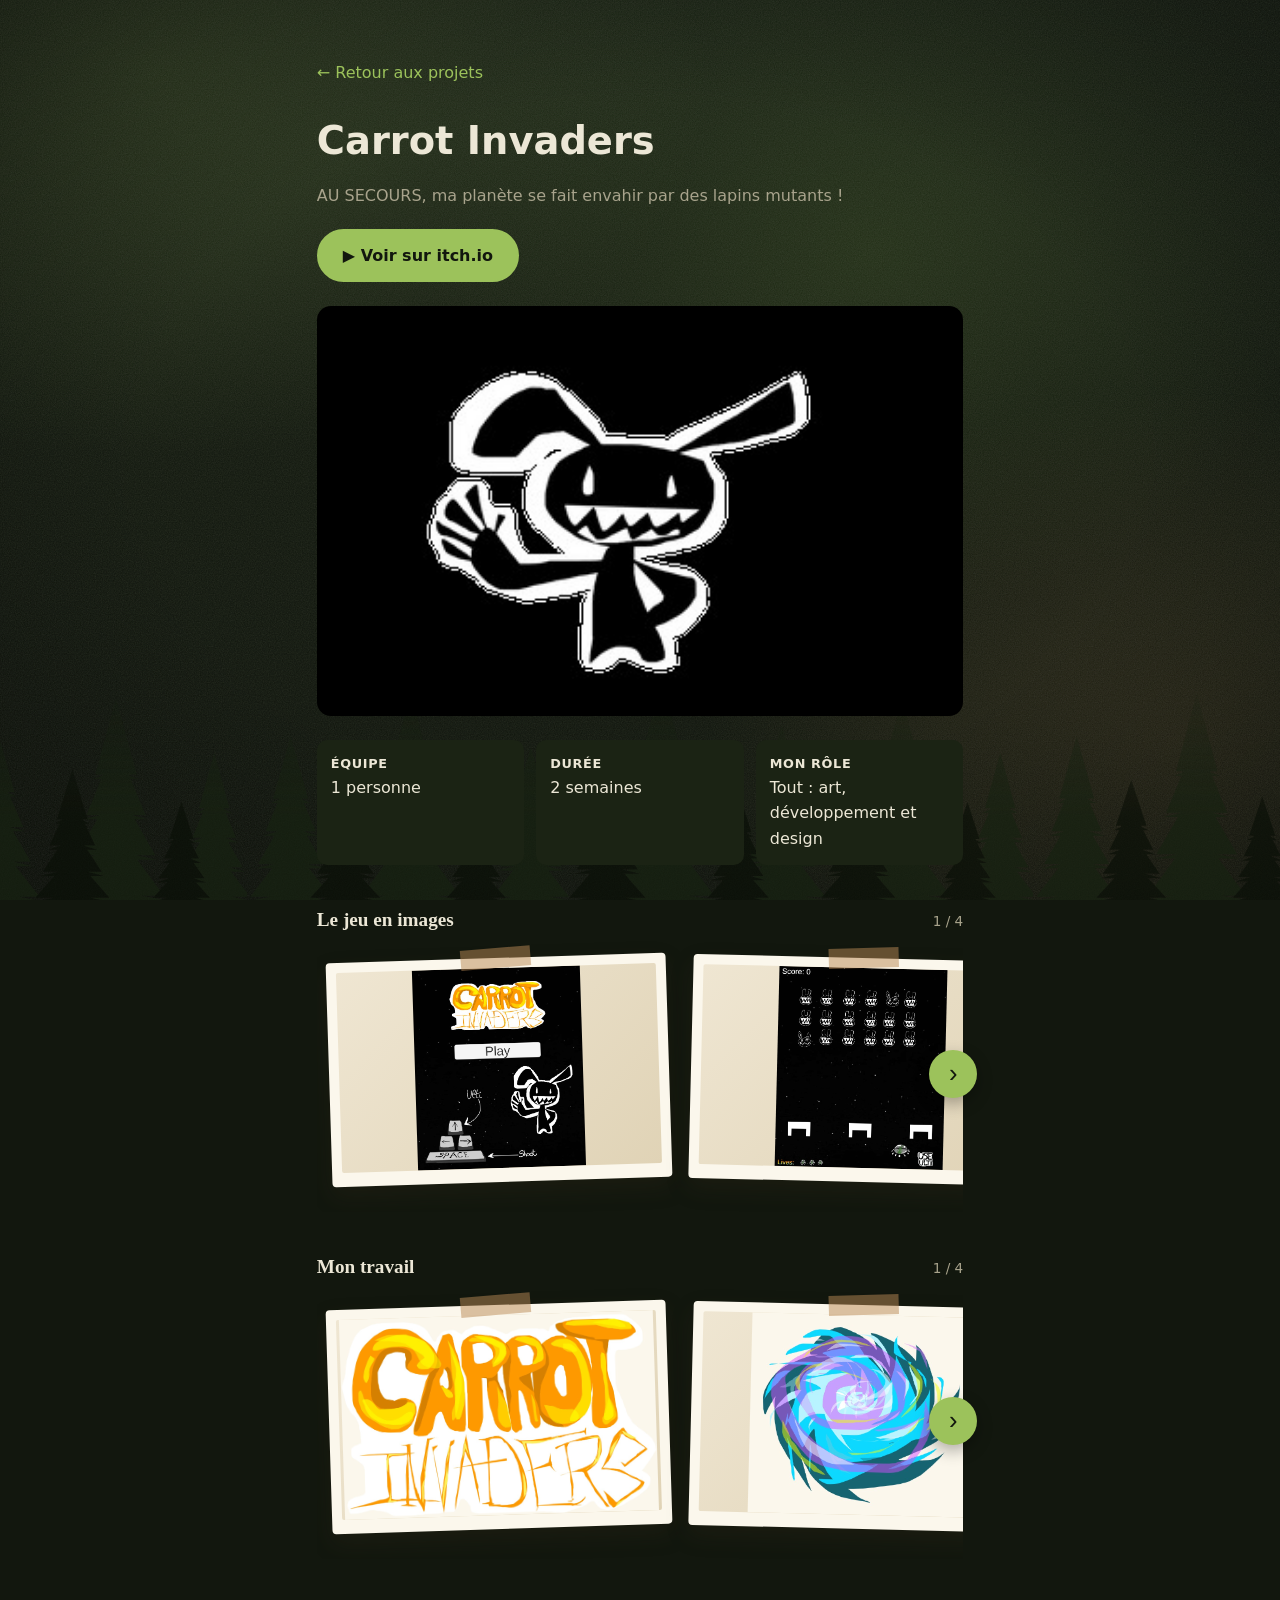
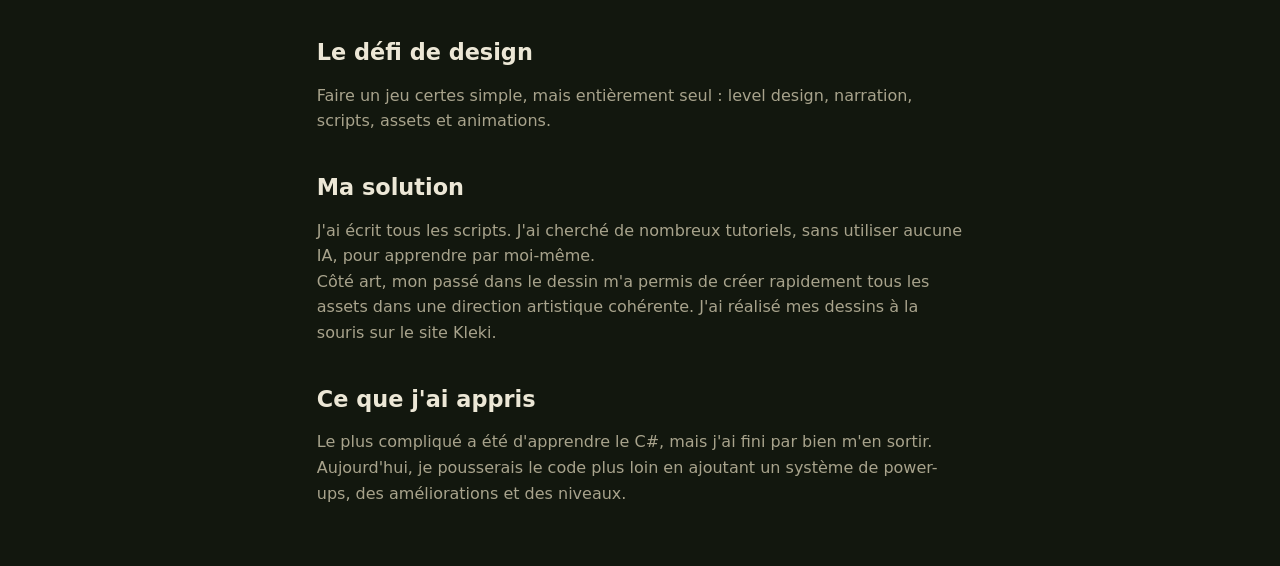
<file: carrot-invaders.html>
<!DOCTYPE html>
<html lang="fr">
<head>
  <meta charset="UTF-8">
  <meta name="viewport" content="width=device-width, initial-scale=1">
  <title>Carrot Invaders – Vivien Rohaut</title>
  <meta name="description" content="Carrot Invaders : un jeu réalisé seul en deux semaines, art, code et design. Projet de Vivien Rohaut, game designer.">
  <link rel="icon" href="data:image/svg+xml,<svg xmlns=%22http://www.w3.org/2000/svg%22 viewBox=%220 0 100 100%22><text y=%22.9em%22 font-size=%2290%22>🌲</text></svg>">
  <link rel="stylesheet" href="style.css">
  <script src="script.js" defer></script>
</head>
<body>

  <div class="progress" aria-hidden="true"></div>

  <main class="project">
    <a class="back" href="index.html#projets">← Retour aux projets</a>

    <h1 data-reveal>Carrot Invaders</h1>
    <p data-reveal>AU SECOURS, ma planète se fait envahir par des lapins mutants !</p>

    <div class="buttons" data-reveal>
      <a class="btn" href="https://viviwise.itch.io/carrotinvaders" target="_blank" rel="noopener">▶ Voir sur itch.io</a>
    </div>

    <img class="cover" data-reveal src="images/carrot-invaders.jpg" alt="Image principale de Carrot Invaders">

    <div class="facts">
      <div data-reveal><strong>Équipe</strong>1 personne</div>
      <div data-reveal><strong>Durée</strong>2 semaines</div>
      <div data-reveal><strong>Mon rôle</strong>Tout : art, développement et design</div>
    </div>

    <div class="art-group wide" data-reveal>
      <div class="art-head">
        <h3>Le jeu en images</h3>
        <span class="art-count"></span>
      </div>
      <div class="carousel">
        <button type="button" class="car-btn car-prev" aria-label="Images précédentes">‹</button>
        <div class="car-track" tabindex="0" role="region" aria-label="Le jeu en images">
            <figure class="art">
              <button type="button" class="art-btn" data-caption="Menu du jeu : le titre, le bouton Play et le rappel des commandes (flèches, espace pour tirer, flèche haut pour l'ultime)">
                <img src="images/carrot-invaders/capture-1.jpg" alt="Menu de Carrot Invaders avec le titre, le bouton Play et les touches du clavier dessinées">
              </button>
            </figure>
            <figure class="art">
              <button type="button" class="art-btn" data-caption="Le jeu : le joueur en bas, ses vies restantes, le score, les protections et les vagues d'ennemis">
                <img src="images/carrot-invaders/capture-2.jpg" alt="Écran de jeu avec des lapins ennemis alignés, trois protections et le vaisseau du joueur">
              </button>
            </figure>
            <figure class="art">
              <button type="button" class="art-btn" data-caption="Écran de mort : affiché quand le joueur n'a plus de vie, il peut rejouer en appuyant sur espace">
                <img src="images/carrot-invaders/capture-3.jpg" alt="Écran DEAD avec un lapin mutant aux dents pointues">
              </button>
            </figure>
            <figure class="art">
              <button type="button" class="art-btn" data-caption="Choix du guerrier : le joueur choisit son vaisseau et l'alien qui le pilote">
                <img src="images/carrot-invaders/capture-4.jpg" alt="Deux vaisseaux, l'un avec un alien vert, l'autre avec un alien jaune">
              </button>
            </figure>
        </div>
        <button type="button" class="car-btn car-next" aria-label="Images suivantes">›</button>
      </div>
    </div>

    <!-- Mon travail : schémas, code, wireframes. Modifie data-caption pour décrire chaque image (par exemple « Wireframe du menu »). Copie ou supprime des blocs <figure> selon le nombre d'images. -->
    <div class="art-group wide" data-reveal>
      <div class="art-head">
        <h3>Mon travail</h3>
        <span class="art-count"></span>
      </div>
      <div class="carousel">
        <button type="button" class="car-btn car-prev" aria-label="Images précédentes">‹</button>
        <div class="car-track" tabindex="0" role="region" aria-label="Mon travail">
            <figure class="art">
              <button type="button" class="art-btn" data-caption="Mon travail : le titre du jeu, dessiné par mes soins">
                <img src="images/carrot-invaders/travail-1.jpg" alt="Logo Carrot Invaders en lettres orange">
              </button>
            </figure>
            <figure class="art">
              <button type="button" class="art-btn" data-caption="Mon travail : l'attaque ultime du joueur">
                <img src="images/carrot-invaders/travail-2.jpg" alt="Tourbillon d'énergie bleu et violet">
              </button>
            </figure>
            <figure class="art">
              <button type="button" class="art-btn" data-caption="Mon travail : le lapin mutant, l'ennemi du jeu">
                <img src="images/carrot-invaders/travail-3.jpg" alt="Silhouette noire d'un lapin aux dents pointues">
              </button>
            </figure>
            <figure class="art">
              <button type="button" class="art-btn" data-caption="Mon travail : le projectile du joueur">
                <img src="images/carrot-invaders/travail-4.jpg" alt="Sphère bleue avec une traînée d'énergie">
              </button>
            </figure>
        </div>
        <button type="button" class="car-btn car-next" aria-label="Images suivantes">›</button>
      </div>
    </div>

    <h2 data-reveal>Le défi de design</h2>
    <p data-reveal>Faire un jeu certes simple, mais entièrement seul : level design, narration, scripts, assets et animations.</p>

    <h2 data-reveal>Ma solution</h2>
    <p data-reveal>J'ai écrit tous les scripts. J'ai cherché de nombreux tutoriels, sans utiliser aucune IA, pour apprendre par moi-même.</p>
    <p data-reveal>Côté art, mon passé dans le dessin m'a permis de créer rapidement tous les assets dans une direction artistique cohérente. J'ai réalisé mes dessins à la souris sur le site Kleki.</p>

    <h2 data-reveal>Ce que j'ai appris</h2>
    <p data-reveal>Le plus compliqué a été d'apprendre le C#, mais j'ai fini par bien m'en sortir.</p>
    <p data-reveal>Aujourd'hui, je pousserais le code plus loin en ajoutant un système de power-ups, des améliorations et des niveaux.</p>

    <!--
      Pour ajouter le jeu jouable directement dans la page :
      1. Sur la page itch.io du jeu, ouvre « Edit game », puis « Widget » (ou « Embed »).
      2. Copie le code iframe fourni par itch.io.
      3. Colle-le ici, avec un titre :
         <h2 data-reveal>Jouer directement</h2>
         <div class="itch-embed" data-reveal><iframe src="https://itch.io/embed/NUMERO_DU_JEU" width="552" height="167"></iframe></div>
    -->
  </main>

</body>
</html>
</file>
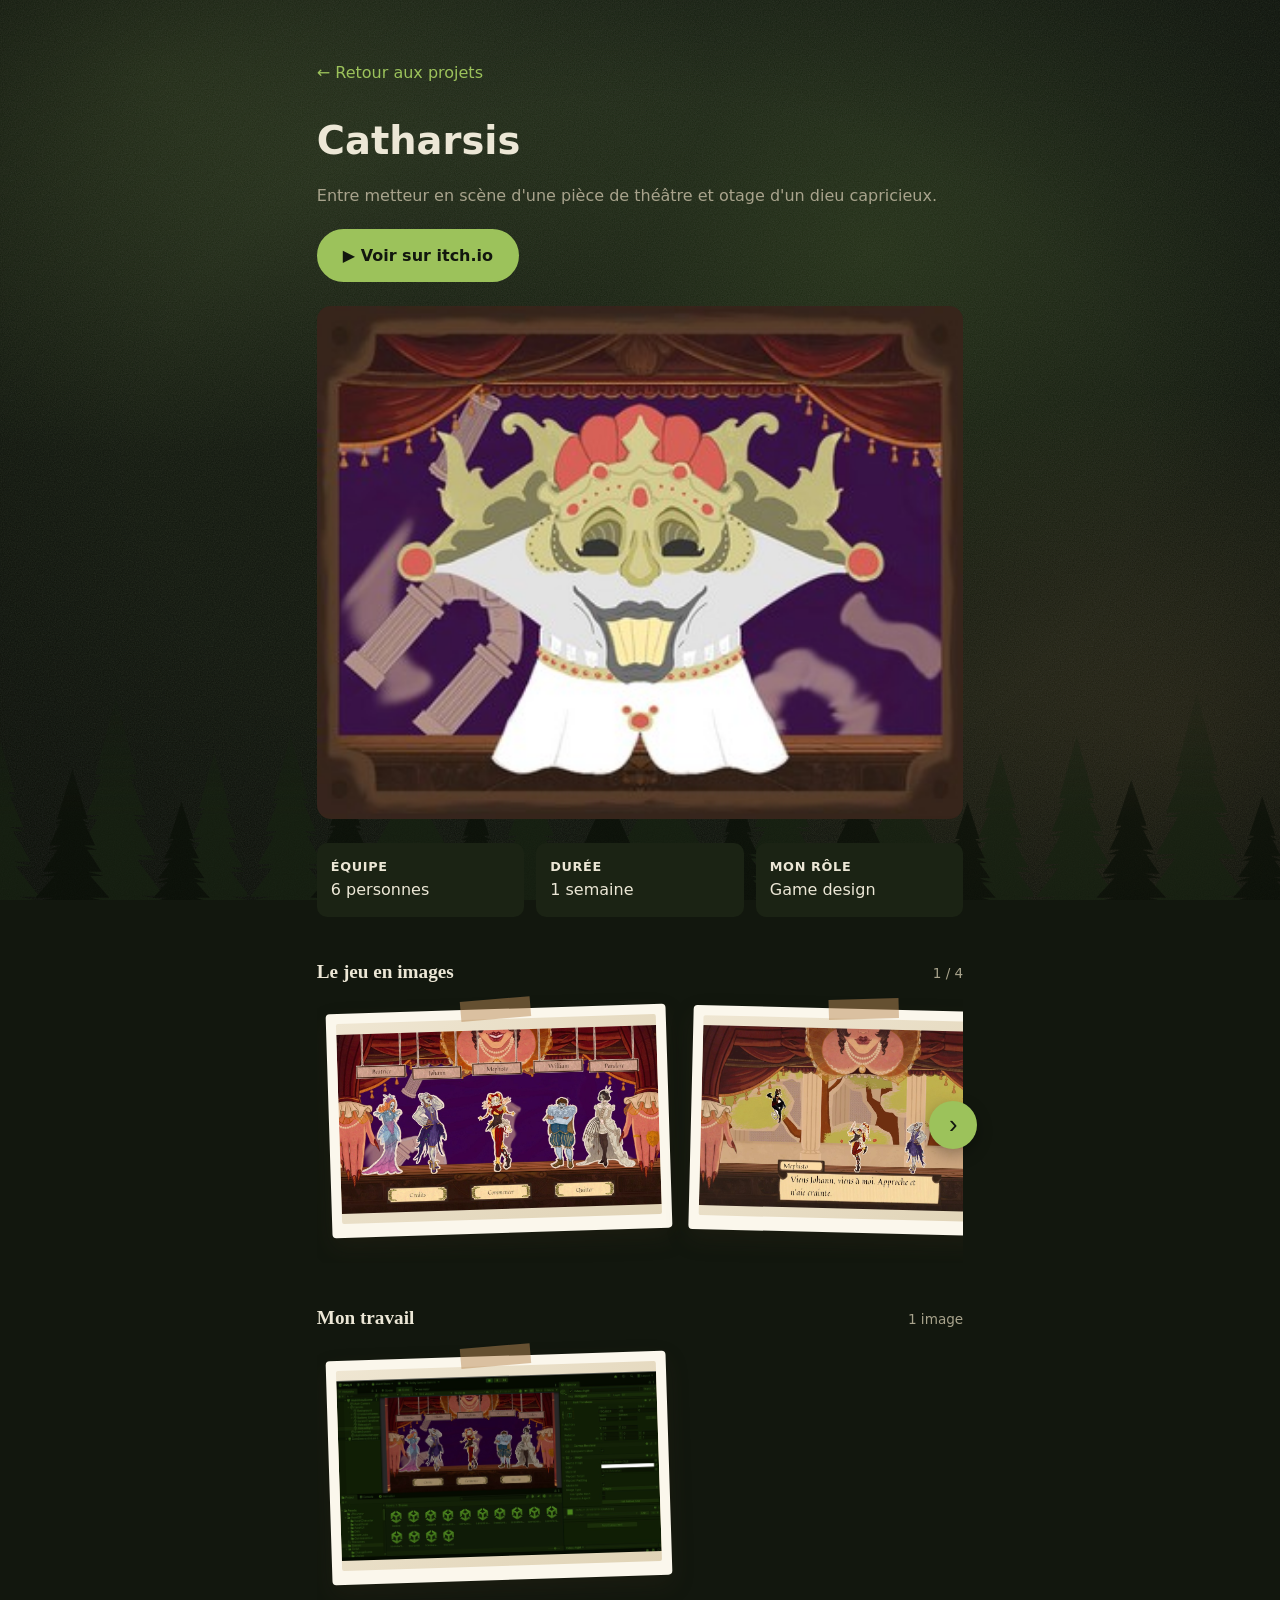
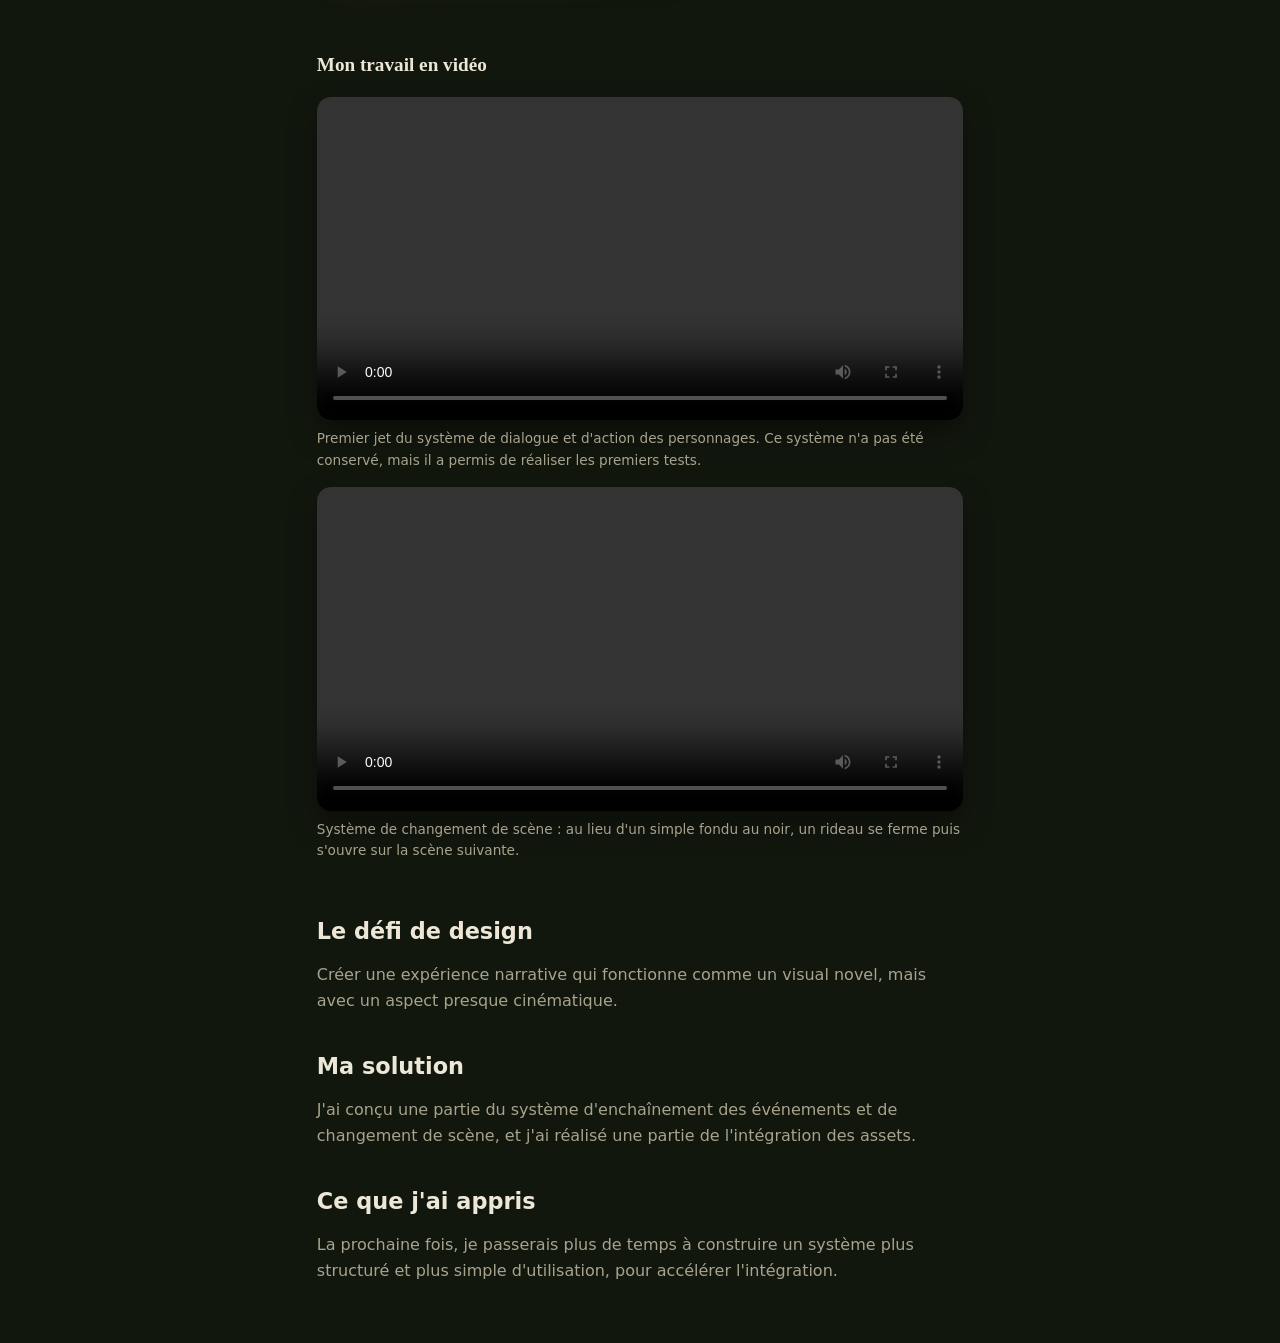
<file: catharsis.html>
<!DOCTYPE html>
<html lang="fr">
<head>
  <meta charset="UTF-8">
  <meta name="viewport" content="width=device-width, initial-scale=1">
  <title>Catharsis – Vivien Rohaut</title>
  <meta name="description" content="Catharsis : une expérience narrative entre visual novel et cinématique. Projet de Vivien Rohaut, game designer.">
  <link rel="icon" href="data:image/svg+xml,<svg xmlns=%22http://www.w3.org/2000/svg%22 viewBox=%220 0 100 100%22><text y=%22.9em%22 font-size=%2290%22>🌲</text></svg>">
  <link rel="stylesheet" href="style.css">
  <script src="script.js" defer></script>
</head>
<body>

  <div class="progress" aria-hidden="true"></div>

  <main class="project">
    <a class="back" href="index.html#projets">← Retour aux projets</a>

    <h1 data-reveal>Catharsis</h1>
    <p data-reveal>Entre metteur en scène d'une pièce de théâtre et otage d'un dieu capricieux.</p>

    <div class="buttons" data-reveal>
      <a class="btn" href="https://inkscience.itch.io/catharsis" target="_blank" rel="noopener">▶ Voir sur itch.io</a>
    </div>

    <img class="cover" data-reveal src="images/catharsis.jpg" alt="Image principale de Catharsis">

    <div class="facts">
      <div data-reveal><strong>Équipe</strong>6 personnes</div>
      <div data-reveal><strong>Durée</strong>1 semaine</div>
      <div data-reveal><strong>Mon rôle</strong>Game design</div>
    </div>

    <div class="art-group wide" data-reveal>
      <div class="art-head">
        <h3>Le jeu en images</h3>
        <span class="art-count"></span>
      </div>
      <div class="carousel">
        <button type="button" class="car-btn car-prev" aria-label="Images précédentes">‹</button>
        <div class="car-track" tabindex="0" role="region" aria-label="Le jeu en images">
            <figure class="art">
              <button type="button" class="art-btn" data-caption="Menu d'accueil : les cinq comédiens sur scène et les boutons Crédits, Commencer et Quitter">
                <img src="images/catharsis/capture-1.jpg" alt="Capture d'écran du menu d'accueil avec cinq personnages sur une scène de théâtre">
              </button>
            </figure>
            <figure class="art">
              <button type="button" class="art-btn" data-caption="Gameplay : les dialogues de la pièce se jouent sur scène, ici Méphisto qui invite Johann à s'approcher">
                <img src="images/catharsis/capture-2.jpg" alt="Capture d'écran d'un dialogue entre Méphisto et Johann sur scène">
              </button>
            </figure>
            <figure class="art">
              <button type="button" class="art-btn" data-caption="Moment actif : le joueur choisit la prochaine action d'un acteur sur scène ou d'un opérateur dans les coulisses">
                <img src="images/catharsis/capture-3.jpg" alt="Capture d'écran de la phase de choix avec les actions proposées et la jauge d'émotion">
              </button>
            </figure>
            <figure class="art">
              <button type="button" class="art-btn" data-caption="Dialogue de nuit : Béatrice exprime son désarroi sous la lune">
                <img src="images/catharsis/capture-4.jpg" alt="Capture d'écran d'une scène de nuit avec Béatrice et un dialogue">
              </button>
            </figure>
        </div>
        <button type="button" class="car-btn car-next" aria-label="Images suivantes">›</button>
      </div>
    </div>

    <!-- Mon travail : schémas, code, wireframes. Modifie data-caption pour décrire chaque image (par exemple « Wireframe du menu »). Copie ou supprime des blocs <figure> selon le nombre d'images. -->
    <div class="art-group wide" data-reveal>
      <div class="art-head">
        <h3>Mon travail</h3>
        <span class="art-count"></span>
      </div>
      <div class="carousel">
        <button type="button" class="car-btn car-prev" aria-label="Images précédentes">‹</button>
        <div class="car-track" tabindex="0" role="region" aria-label="Mon travail">
            <figure class="art">
              <button type="button" class="art-btn" data-caption="Mise en place du menu d'accueil dans Unity">
                <img src="images/catharsis/travail-1.jpg" alt="Capture d'écran de Unity avec la scène du menu d'accueil et son inspecteur">
              </button>
            </figure>
        </div>
        <button type="button" class="car-btn car-next" aria-label="Images suivantes">›</button>
      </div>
    </div>

    <div class="art-head" data-reveal>
      <h3>Mon travail en vidéo</h3>
    </div>
    <div class="video-player" data-reveal>
      <video controls preload="metadata" playsinline>
        <source src="videos/catharsis-dialogue.mp4" type="video/mp4">
        Votre navigateur ne peut pas lire cette vidéo.
      </video>
      <p class="video-note">Premier jet du système de dialogue et d'action des personnages. Ce système n'a pas été conservé, mais il a permis de réaliser les premiers tests.</p>
    </div>
    <div class="video-player" data-reveal>
      <video controls preload="metadata" playsinline>
        <source src="videos/catharsis-rideau.mp4" type="video/mp4">
        Votre navigateur ne peut pas lire cette vidéo.
      </video>
      <p class="video-note">Système de changement de scène : au lieu d'un simple fondu au noir, un rideau se ferme puis s'ouvre sur la scène suivante.</p>
    </div>

    <h2 data-reveal>Le défi de design</h2>
    <p data-reveal>Créer une expérience narrative qui fonctionne comme un visual novel, mais avec un aspect presque cinématique.</p>

    <h2 data-reveal>Ma solution</h2>
    <p data-reveal>J'ai conçu une partie du système d'enchaînement des événements et de changement de scène, et j'ai réalisé une partie de l'intégration des assets.</p>

    <h2 data-reveal>Ce que j'ai appris</h2>
    <p data-reveal>La prochaine fois, je passerais plus de temps à construire un système plus structuré et plus simple d'utilisation, pour accélérer l'intégration.</p>

    <!--
      Pour ajouter le jeu jouable directement dans la page :
      1. Sur la page itch.io du jeu, ouvre « Edit game », puis « Widget » (ou « Embed »).
      2. Copie le code iframe fourni par itch.io.
      3. Colle-le ici, avec un titre :
         <h2 data-reveal>Jouer directement</h2>
         <div class="itch-embed" data-reveal><iframe src="https://itch.io/embed/NUMERO_DU_JEU" width="552" height="167"></iframe></div>
    -->
  </main>

</body>
</html>
</file>
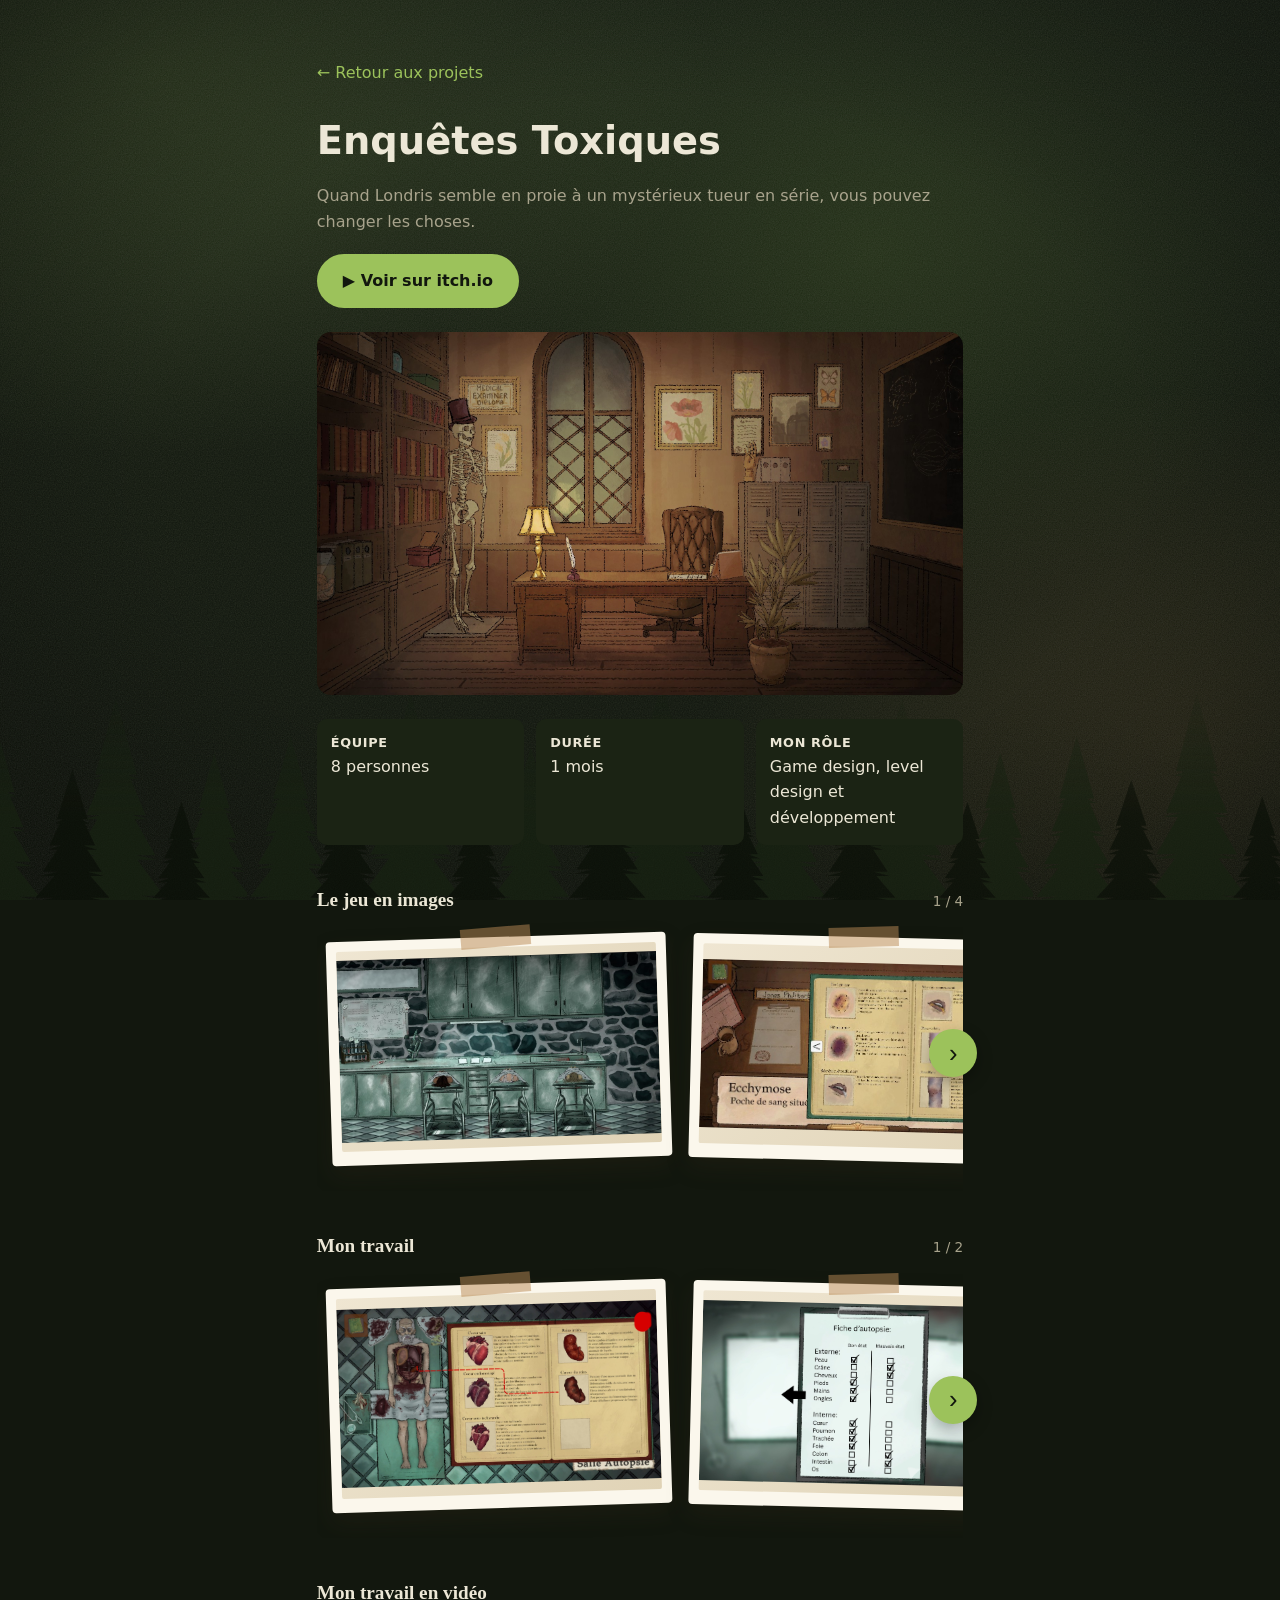
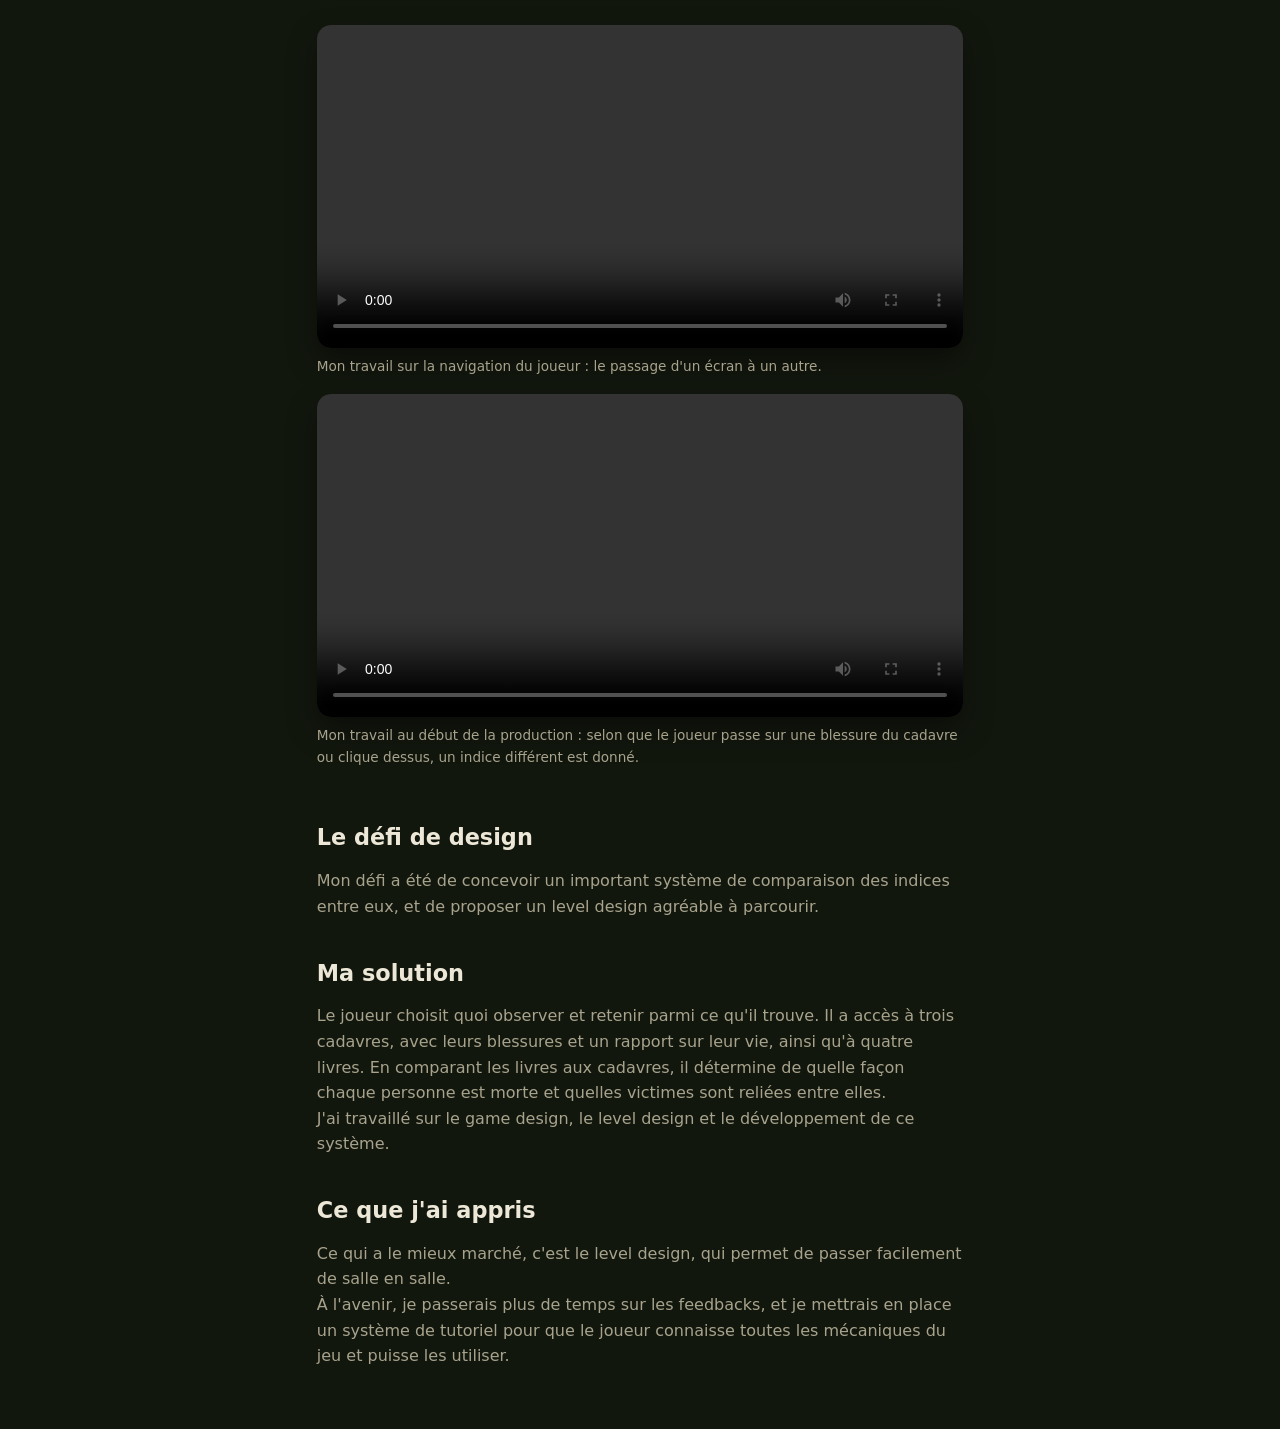
<file: enquetes-toxiques.html>
<!DOCTYPE html>
<html lang="fr">
<head>
  <meta charset="UTF-8">
  <meta name="viewport" content="width=device-width, initial-scale=1">
  <title>Enquêtes Toxiques – Vivien Rohaut</title>
  <meta name="description" content="Enquêtes Toxiques : un jeu d'enquête où le joueur compare des indices pour résoudre une série de meurtres. Projet de Vivien Rohaut, game designer.">
  <link rel="icon" href="data:image/svg+xml,<svg xmlns=%22http://www.w3.org/2000/svg%22 viewBox=%220 0 100 100%22><text y=%22.9em%22 font-size=%2290%22>🌲</text></svg>">
  <link rel="stylesheet" href="style.css">
  <script src="script.js" defer></script>
</head>
<body>

  <div class="progress" aria-hidden="true"></div>

  <main class="project">
    <a class="back" href="index.html#projets">← Retour aux projets</a>

    <h1 data-reveal>Enquêtes Toxiques</h1>
    <p data-reveal>Quand Londris semble en proie à un mystérieux tueur en série, vous pouvez changer les choses.</p>

    <div class="buttons" data-reveal>
      <a class="btn" href="https://kaci2000.itch.io/les-enquetes-toxiques" target="_blank" rel="noopener">▶ Voir sur itch.io</a>
    </div>

    <img class="cover" data-reveal src="images/enquetes-toxiques.jpg" alt="Image principale de Enquêtes Toxiques">

    <div class="facts">
      <div data-reveal><strong>Équipe</strong>8 personnes</div>
      <div data-reveal><strong>Durée</strong>1 mois</div>
      <div data-reveal><strong>Mon rôle</strong>Game design, level design et développement</div>
    </div>

    <div class="art-group wide" data-reveal>
      <div class="art-head">
        <h3>Le jeu en images</h3>
        <span class="art-count"></span>
      </div>
      <div class="carousel">
        <button type="button" class="car-btn car-prev" aria-label="Images précédentes">‹</button>
        <div class="car-track" tabindex="0" role="region" aria-label="Le jeu en images">
            <figure class="art">
              <button type="button" class="art-btn" data-caption="Salle d'autopsie : le joueur peut aller voir chaque cadavre pour l'inspecter">
                <img src="images/enquetes-toxiques/capture-1.jpg" alt="Capture d'écran de la salle d'autopsie avec trois cadavres sur des tables">
              </button>
            </figure>
            <figure class="art">
              <button type="button" class="art-btn" data-caption="Le bureau : le joueur peut lire plusieurs livres, dont certains donnent des informations importantes pour l'enquête">
                <img src="images/enquetes-toxiques/capture-2.jpg" alt="Capture d'écran d'un livre ouvert sur le bureau, avec des descriptions de blessures">
              </button>
            </figure>
            <figure class="art">
              <button type="button" class="art-btn" data-caption="Le rapport : après avoir inspecté et pris des notes, le joueur le remplit sur son bureau puis l'envoie à la police. Selon ses réponses, il y a 3 fins différentes">
                <img src="images/enquetes-toxiques/capture-3.jpg" alt="Capture d'écran du rapport de conclusion sur un bloc-notes">
              </button>
            </figure>
            <figure class="art">
              <button type="button" class="art-btn" data-caption="Le livre des plantes : le joueur y lit des informations et découvre les notes manuscrites de son personnage">
                <img src="images/enquetes-toxiques/capture-4.jpg" alt="Illustration d'une page du livre des plantes consacrée au lotus sacré, avec des notes manuscrites">
              </button>
            </figure>
        </div>
        <button type="button" class="car-btn car-next" aria-label="Images suivantes">›</button>
      </div>
    </div>

    <!-- Mon travail : schémas, code, wireframes. Modifie data-caption pour décrire chaque image (par exemple « Wireframe du menu »). Copie ou supprime des blocs <figure> selon le nombre d'images. -->
    <div class="art-group wide" data-reveal>
      <div class="art-head">
        <h3>Mon travail</h3>
        <span class="art-count"></span>
      </div>
      <div class="carousel">
        <button type="button" class="car-btn car-prev" aria-label="Images précédentes">‹</button>
        <div class="car-track" tabindex="0" role="region" aria-label="Mon travail">
            <figure class="art">
              <button type="button" class="art-btn" data-caption="Mon travail de développement : la comparaison entre les informations du livre et les blessures des cadavres. Un outil indique si deux informations sont compatibles (trait vert), partiellement compatibles (trait orange) ou non compatibles (trait rouge), pour que le joueur déduise la bonne solution">
                <img src="images/enquetes-toxiques/travail-1.jpg" alt="Capture d'écran d'un livre ouvert à côté d'un cadavre, avec un trait en pointillés rouge qui relie une information à une blessure">
              </button>
            </figure>
            <figure class="art">
              <button type="button" class="art-btn" data-caption="Mon travail de développement : sur le dossier de chaque cadavre, le joueur peut noter ce qu'il découvre ou, à l'inverse, ce qu'il n'y trouve pas">
                <img src="images/enquetes-toxiques/travail-2.jpg" alt="Fiche d'autopsie avec des cases à cocher bon état et mauvais état">
              </button>
            </figure>
        </div>
        <button type="button" class="car-btn car-next" aria-label="Images suivantes">›</button>
      </div>
    </div>

    <div class="art-head" data-reveal>
      <h3>Mon travail en vidéo</h3>
    </div>
    <div class="video-player" data-reveal>
      <video controls preload="metadata" playsinline>
        <source src="videos/enquetes-toxiques-navigation.mp4" type="video/mp4">
        Votre navigateur ne peut pas lire cette vidéo.
      </video>
      <p class="video-note">Mon travail sur la navigation du joueur : le passage d'un écran à un autre.</p>
    </div>
    <div class="video-player" data-reveal>
      <video controls preload="metadata" playsinline>
        <source src="videos/enquetes-toxiques-indices.mp4" type="video/mp4">
        Votre navigateur ne peut pas lire cette vidéo.
      </video>
      <p class="video-note">Mon travail au début de la production : selon que le joueur passe sur une blessure du cadavre ou clique dessus, un indice différent est donné.</p>
    </div>

    <h2 data-reveal>Le défi de design</h2>
    <p data-reveal>Mon défi a été de concevoir un important système de comparaison des indices entre eux, et de proposer un level design agréable à parcourir.</p>

    <h2 data-reveal>Ma solution</h2>
    <p data-reveal>Le joueur choisit quoi observer et retenir parmi ce qu'il trouve. Il a accès à trois cadavres, avec leurs blessures et un rapport sur leur vie, ainsi qu'à quatre livres. En comparant les livres aux cadavres, il détermine de quelle façon chaque personne est morte et quelles victimes sont reliées entre elles.</p>
    <p data-reveal>J'ai travaillé sur le game design, le level design et le développement de ce système.</p>

    <h2 data-reveal>Ce que j'ai appris</h2>
    <p data-reveal>Ce qui a le mieux marché, c'est le level design, qui permet de passer facilement de salle en salle.</p>
    <p data-reveal>À l'avenir, je passerais plus de temps sur les feedbacks, et je mettrais en place un système de tutoriel pour que le joueur connaisse toutes les mécaniques du jeu et puisse les utiliser.</p>

    <!--
      Pour ajouter le jeu jouable directement dans la page :
      1. Sur la page itch.io du jeu, ouvre « Edit game », puis « Widget » (ou « Embed »).
      2. Copie le code iframe fourni par itch.io.
      3. Colle-le ici, avec un titre :
         <h2 data-reveal>Jouer directement</h2>
         <div class="itch-embed" data-reveal><iframe src="https://itch.io/embed/NUMERO_DU_JEU" width="552" height="167"></iframe></div>
    -->
  </main>

</body>
</html>
</file>
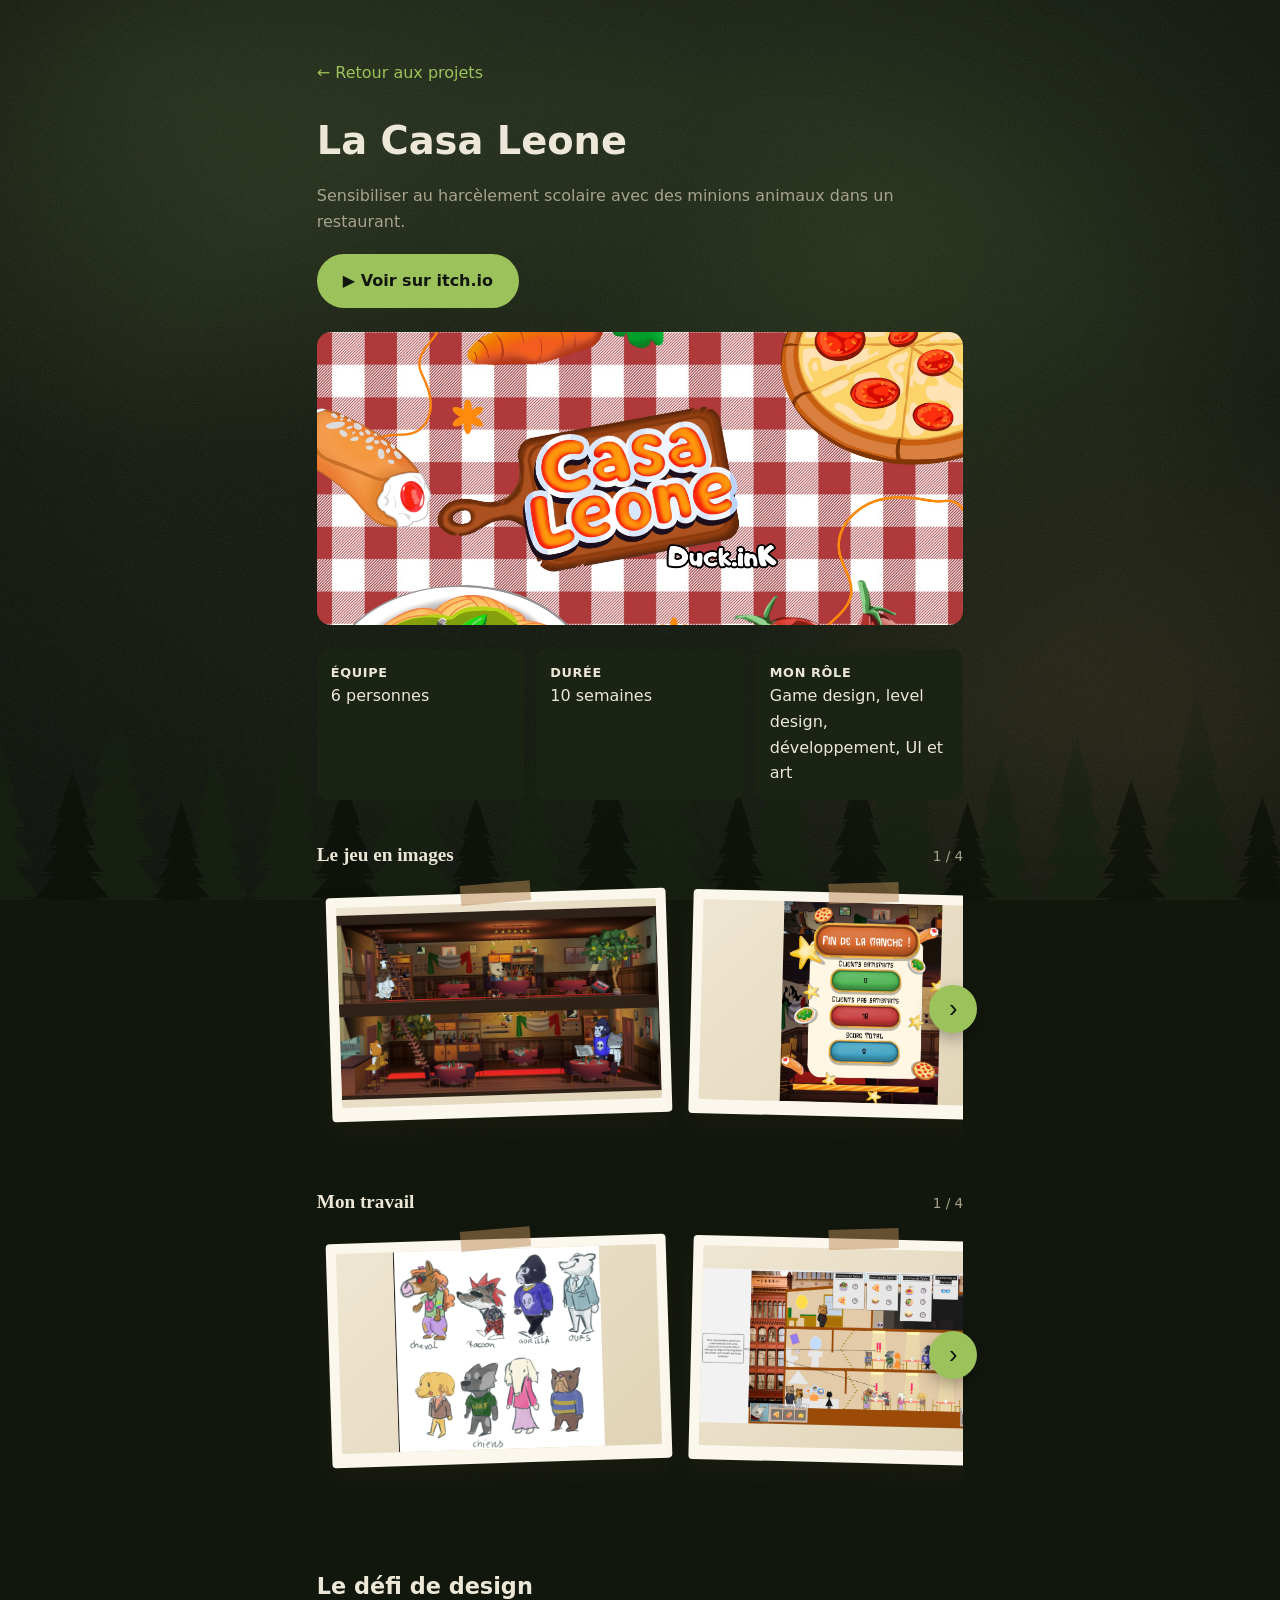
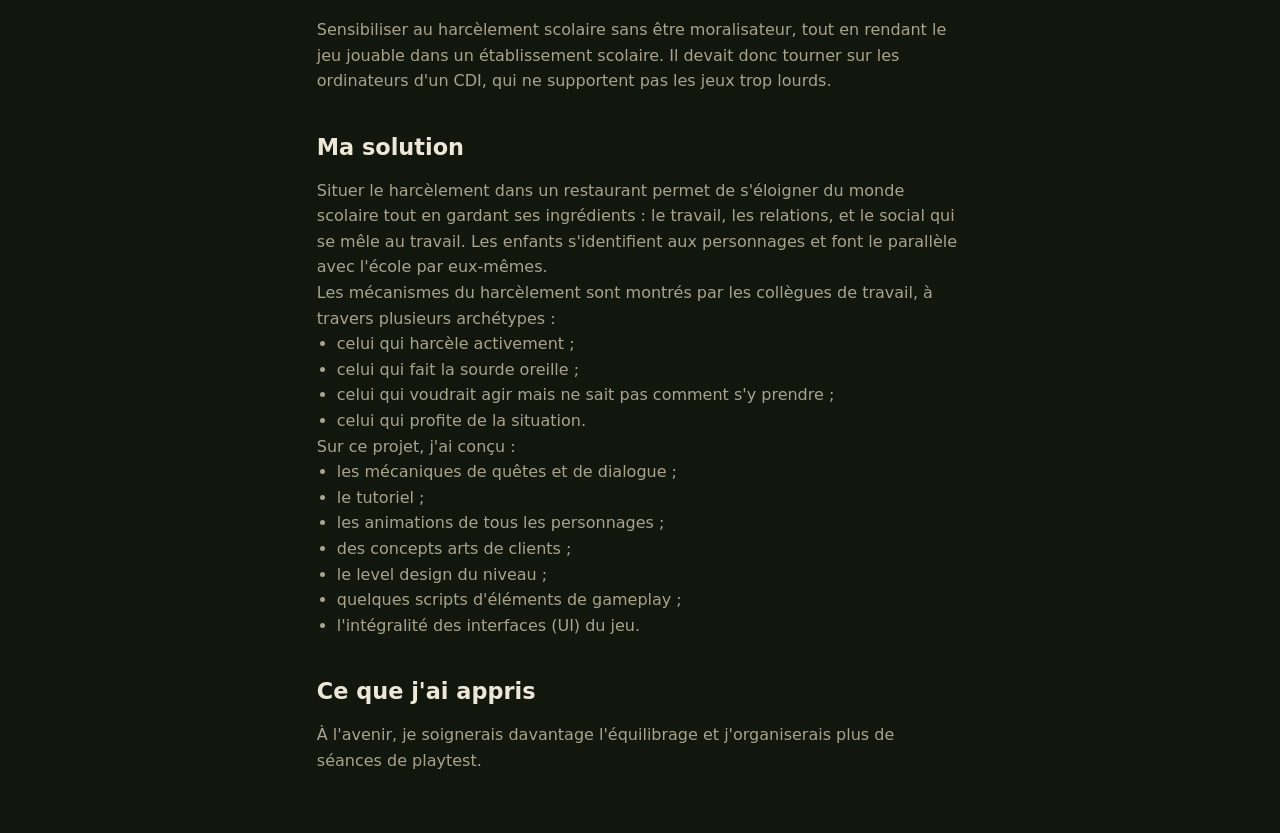
<file: la-casa-leone.html>
<!DOCTYPE html>
<html lang="fr">
<head>
  <meta charset="UTF-8">
  <meta name="viewport" content="width=device-width, initial-scale=1">
  <title>La Casa Leone – Vivien Rohaut</title>
  <meta name="description" content="La Casa Leone : un jeu de sensibilisation au harcèlement scolaire, dans un restaurant peuplé d'animaux. Projet de Vivien Rohaut, game designer.">
  <link rel="icon" href="data:image/svg+xml,<svg xmlns=%22http://www.w3.org/2000/svg%22 viewBox=%220 0 100 100%22><text y=%22.9em%22 font-size=%2290%22>🌲</text></svg>">
  <link rel="stylesheet" href="style.css">
  <script src="script.js" defer></script>
</head>
<body>

  <div class="progress" aria-hidden="true"></div>

  <main class="project">
    <a class="back" href="index.html#projets">← Retour aux projets</a>

    <h1 data-reveal>La Casa Leone</h1>
    <p data-reveal>Sensibiliser au harcèlement scolaire avec des minions animaux dans un restaurant.</p>

    <div class="buttons" data-reveal>
      <a class="btn" href="https://viviwise.itch.io/la-casa-leone" target="_blank" rel="noopener">▶ Voir sur itch.io</a>
    </div>

    <img class="cover" data-reveal src="images/la-casa-leone.jpg" alt="Image principale de La Casa Leone">

    <div class="facts">
      <div data-reveal><strong>Équipe</strong>6 personnes</div>
      <div data-reveal><strong>Durée</strong>10 semaines</div>
      <div data-reveal><strong>Mon rôle</strong>Game design, level design, développement, UI et art</div>
    </div>

    <div class="art-group wide" data-reveal>
      <div class="art-head">
        <h3>Le jeu en images</h3>
        <span class="art-count"></span>
      </div>
      <div class="carousel">
        <button type="button" class="car-btn car-prev" aria-label="Images précédentes">‹</button>
        <div class="car-track" tabindex="0" role="region" aria-label="Le jeu en images">
            <figure class="art">
              <button type="button" class="art-btn" data-caption="Le restaurant sur deux étages : salle, clients et personnel dans une ambiance italienne">
                <img src="images/la-casa-leone/capture-1.jpg" alt="Capture d'écran du restaurant sur deux étages avec des personnages animaux">
              </button>
            </figure>
            <figure class="art">
              <button type="button" class="art-btn" data-caption="Écran de fin de manche : clients satisfaits, clients pas satisfaits et score total">
                <img src="images/la-casa-leone/capture-2.jpg" alt="Capture d'écran de l'écran de fin de manche">
              </button>
            </figure>
            <figure class="art">
              <button type="button" class="art-btn" data-caption="Dialogue avec le patron dans son bureau">
                <img src="images/la-casa-leone/capture-3.jpg" alt="Capture d'écran du bureau du patron avec une bulle de dialogue">
              </button>
            </figure>
            <figure class="art">
              <button type="button" class="art-btn" data-caption="La ruelle derrière le restaurant, avec le numéro de vague, le meilleur score et les inventaires des deux joueurs">
                <img src="images/la-casa-leone/capture-4.jpg" alt="Capture d'écran de la ruelle avec des personnages et une bulle de dialogue">
              </button>
            </figure>
        </div>
        <button type="button" class="car-btn car-next" aria-label="Images suivantes">›</button>
      </div>
    </div>

    <!-- Mon travail : schémas, code, wireframes. Modifie data-caption pour décrire chaque image (par exemple « Wireframe du menu »). Copie ou supprime des blocs <figure> selon le nombre d'images. -->
    <div class="art-group wide" data-reveal>
      <div class="art-head">
        <h3>Mon travail</h3>
        <span class="art-count"></span>
      </div>
      <div class="carousel">
        <button type="button" class="car-btn car-prev" aria-label="Images précédentes">‹</button>
        <div class="car-track" tabindex="0" role="region" aria-label="Mon travail">
            <figure class="art">
              <button type="button" class="art-btn" data-caption="Concept art de tous les types de clients que le joueur doit servir">
                <img src="images/la-casa-leone/travail-1.jpg" alt="Concept art de huit clients animaux : cheval, raton laveur, gorille, ours et chiens">
              </button>
            </figure>
            <figure class="art">
              <button type="button" class="art-btn" data-caption="Wireframe des interfaces (UI) et schéma du level design">
                <img src="images/la-casa-leone/travail-2.jpg" alt="Wireframe du restaurant sur trois étages avec les commandes et les inventaires">
              </button>
            </figure>
            <figure class="art">
              <button type="button" class="art-btn" data-caption="Animator Unity : transitions entre les animations d'un personnage non jouable">
                <img src="images/la-casa-leone/travail-3.jpg" alt="Graphe de l'Animator Unity avec les états d'animation">
              </button>
            </figure>
            <figure class="art">
              <button type="button" class="art-btn" data-caption="Workflow du système de manches, schématisé pour que le développeur qui s'en occupe le comprenne">
                <img src="images/la-casa-leone/travail-4.jpg" alt="Schéma du système de manches avec ses embranchements et ses fins">
              </button>
            </figure>
        </div>
        <button type="button" class="car-btn car-next" aria-label="Images suivantes">›</button>
      </div>
    </div>

    <h2 data-reveal>Le défi de design</h2>
    <p data-reveal>Sensibiliser au harcèlement scolaire sans être moralisateur, tout en rendant le jeu jouable dans un établissement scolaire. Il devait donc tourner sur les ordinateurs d'un CDI, qui ne supportent pas les jeux trop lourds.</p>

    <h2 data-reveal>Ma solution</h2>
    <p data-reveal>Situer le harcèlement dans un restaurant permet de s'éloigner du monde scolaire tout en gardant ses ingrédients : le travail, les relations, et le social qui se mêle au travail. Les enfants s'identifient aux personnages et font le parallèle avec l'école par eux-mêmes.</p>
    <p data-reveal>Les mécanismes du harcèlement sont montrés par les collègues de travail, à travers plusieurs archétypes :</p>
    <ul data-reveal>
      <li>celui qui harcèle activement ;</li>
      <li>celui qui fait la sourde oreille ;</li>
      <li>celui qui voudrait agir mais ne sait pas comment s'y prendre ;</li>
      <li>celui qui profite de la situation.</li>
    </ul>
    <p data-reveal>Sur ce projet, j'ai conçu :</p>
    <ul data-reveal>
      <li>les mécaniques de quêtes et de dialogue ;</li>
      <li>le tutoriel ;</li>
      <li>les animations de tous les personnages ;</li>
      <li>des concepts arts de clients ;</li>
      <li>le level design du niveau ;</li>
      <li>quelques scripts d'éléments de gameplay ;</li>
      <li>l'intégralité des interfaces (UI) du jeu.</li>
    </ul>

    <h2 data-reveal>Ce que j'ai appris</h2>
    <p data-reveal>À l'avenir, je soignerais davantage l'équilibrage et j'organiserais plus de séances de playtest.</p>

    <!--
      Pour ajouter le jeu jouable directement dans la page :
      1. Sur la page itch.io du jeu, ouvre « Edit game », puis « Widget » (ou « Embed »).
      2. Copie le code iframe fourni par itch.io.
      3. Colle-le ici, avec un titre :
         <h2 data-reveal>Jouer directement</h2>
         <div class="itch-embed" data-reveal><iframe src="https://itch.io/embed/NUMERO_DU_JEU" width="552" height="167"></iframe></div>
    -->
  </main>

</body>
</html>
</file>
<file: style.css>
:root {
  /* Thème forêt : vert mousse et marron bois */
  --bg: #12170e;
  --surface: #1b2314;
  --surface-2: #263020;
  --text: #ece7d6;
  --muted: #a8a38c;
  --accent: #9cc25b;      /* vert mousse */
  --accent-2: #b98a56;    /* marron bois clair */
  --on-accent: #12170e;   /* texte sur fond vert */
  --placeholder: linear-gradient(135deg, #263020, #3a3322);
  --radius: 14px;
  --sidebar-w: 240px;
}

* { box-sizing: border-box; margin: 0; padding: 0; }
html { scroll-behavior: smooth; }

body {
  background: var(--bg);
  color: var(--text);
  font-family: "Segoe UI", system-ui, -apple-system, sans-serif;
  line-height: 1.6;
}

a { color: inherit; text-decoration: none; }
img { max-width: 100%; display: block; }

/* ---------- Barre de progression ---------- */
.progress {
  position: fixed; top: 0; left: 0; height: 3px; width: 0;
  background: linear-gradient(90deg, var(--accent), var(--accent-2));
  z-index: 100;
}

/* ---------- Menu latéral ---------- */
.sidebar {
  position: fixed; top: 0; left: 0; bottom: 0;
  width: var(--sidebar-w);
  background: var(--surface);
  padding: 36px 24px;
  display: flex; flex-direction: column;
  z-index: 50;
  border-right: 1px solid rgba(236,231,214,.07);
}
.brand { font-size: 1.5rem; font-weight: 800; line-height: 1.15; }
.role { color: var(--accent); font-size: .85rem; letter-spacing: .08em; text-transform: uppercase; margin: 8px 0 40px; }

.side-nav { display: flex; flex-direction: column; gap: 4px; }
.side-nav a {
  display: flex; align-items: center; gap: 12px;
  padding: 10px 12px; border-radius: 10px;
  color: var(--muted);
  transition: background .25s, color .25s, transform .25s;
}
.side-nav a:hover { background: var(--surface-2); color: var(--text); transform: translateX(4px); }
.side-nav a.active { background: var(--surface-2); color: var(--text); font-weight: 600; }
.dot {
  width: 8px; height: 8px; border-radius: 50%;
  background: var(--muted); opacity: .5;
  transition: background .25s, transform .25s, opacity .25s;
}
.side-nav a.active .dot { background: var(--accent); opacity: 1; transform: scale(1.4); }

.side-footer { margin-top: auto; display: flex; flex-direction: column; gap: 6px; font-size: .85rem; color: var(--muted); }
.side-footer a:hover { color: var(--accent); }

.menu-toggle {
  display: none;
  position: fixed; top: 14px; left: 14px; z-index: 60;
  width: 44px; height: 44px; border-radius: 12px;
  border: 0; background: var(--surface); color: var(--text);
  font-size: 1.3rem; cursor: pointer;
}

/* ---------- Contenu ---------- */
.content { margin-left: var(--sidebar-w); }
section { padding: 90px 6vw; max-width: 1100px; margin: 0 auto; scroll-margin-top: 10px; }
h2 { font-size: 1.9rem; margin-bottom: 28px; position: relative; display: inline-block; }
h2::after {
  content: ""; display: block; height: 4px; width: 40px; margin-top: 8px;
  background: linear-gradient(90deg, var(--accent), var(--accent-2));
  border-radius: 4px; transition: width .5s;
}
h2.visible::after { width: 90px; }
h3 { font-size: 1.1rem; margin-bottom: 8px; }
.section-intro { color: var(--muted); max-width: 640px; margin-bottom: 28px; }

/* ---------- Hero ---------- */
.hero { position: relative; min-height: 100vh; display: flex; flex-direction: column; justify-content: center; }
.hero > *:not(.blob) { position: relative; z-index: 1; }
.eyebrow { color: var(--accent); font-weight: 600; letter-spacing: .1em; text-transform: uppercase; font-size: .85rem; }
.hero h1 { font-size: clamp(2rem, 4.5vw, 3.3rem); line-height: 1.2; margin: 16px 0 20px; }
.hero h1 .soft { color: var(--muted); }
.lead { max-width: 620px; color: var(--muted); margin-bottom: 32px; }

.blob { position: absolute; border-radius: 50%; filter: blur(70px); opacity: .28; z-index: 0; }
.blob-1 { width: 320px; height: 320px; background: var(--accent); top: 8%; right: 4%; animation: float 9s ease-in-out infinite; }
.blob-2 { width: 260px; height: 260px; background: var(--accent-2); bottom: 8%; right: 28%; animation: float 12s ease-in-out infinite reverse; }
@keyframes float {
  0%, 100% { transform: translate(0, 0); }
  50% { transform: translate(-30px, 30px); }
}

/* ---------- Boutons ---------- */
.buttons { display: flex; gap: 14px; flex-wrap: wrap; margin-top: 8px; }
.btn {
  display: inline-block; padding: 12px 24px; border-radius: 999px;
  background: var(--accent); color: var(--on-accent); font-weight: 700;
  border: 2px solid var(--accent);
  transition: transform .2s, box-shadow .2s, background .2s;
}
.btn:hover { transform: translateY(-3px); box-shadow: 0 8px 20px rgba(156,194,91,.28); }
.btn-outline { background: transparent; color: var(--text); border-color: var(--muted); font-weight: 600; }
.btn-outline:hover { border-color: var(--accent); box-shadow: none; }

/* ---------- Projets ---------- */
.grid { display: grid; grid-template-columns: repeat(auto-fill, minmax(280px, 1fr)); gap: 24px; }
.card { background: var(--surface); border-radius: var(--radius); overflow: hidden; display: flex; flex-direction: column; }
.card:hover { box-shadow: 0 14px 30px rgba(0,0,0,.4); }
.card-link { display: block; flex: 1; }
.thumb { height: 180px; overflow: hidden; background: var(--placeholder); }
.thumb img { width: 100%; height: 100%; object-fit: cover; transition: transform .5s; }
.card:hover .thumb img { transform: scale(1.08); }
.card-body { padding: 18px 18px 8px; }
.card-body p { color: var(--muted); margin: 6px 0 12px; font-size: .95rem; }
.tags { display: block; font-size: .8rem; color: var(--accent-2); }
.card-role { display: block; font-size: .8rem; color: var(--muted); margin-top: 4px; }

.card-actions { display: flex; gap: 10px; padding: 12px 18px 18px; flex-wrap: wrap; }
.mini-btn {
  padding: 8px 16px; border-radius: 999px; font-size: .85rem; font-weight: 700;
  background: var(--accent); color: var(--on-accent); border: 2px solid var(--accent);
  transition: transform .2s, background .2s, border-color .2s;
}
.mini-btn:hover { transform: translateY(-2px); }
.mini-outline { background: transparent; color: var(--text); border-color: var(--accent-2); font-weight: 600; }
.mini-outline:hover { border-color: var(--accent); }
.itch-all { margin-top: 32px; }

/* ---------- Art 2D ---------- */
.art { margin: 0; }
.art-btn {
  display: block; width: 100%; aspect-ratio: 1 / 1;
  border: 0; padding: 0; cursor: zoom-in; overflow: hidden;
  border-radius: var(--radius);
  background: var(--placeholder);
}
.art-btn img { width: 100%; height: 100%; object-fit: cover; transition: transform .5s, filter .3s; }
.art-btn:hover img { transform: scale(1.1) rotate(1deg); filter: brightness(1.1); }
.art figcaption { color: var(--muted); font-size: .85rem; margin-top: 8px; }

/* Image manquante : on la cache, le fond dégradé reste */
img.missing { visibility: hidden; }

/* Carrousel plein écran */
.lightbox {
  position: fixed; inset: 0; z-index: 200;
  background: rgba(10,13,8,.94);
  display: flex; align-items: center; justify-content: center;
  padding: 24px 80px 80px; opacity: 0; pointer-events: none; transition: opacity .3s;
}
.lightbox.open { opacity: 1; pointer-events: auto; }
.lb-stage { margin: 0; display: flex; flex-direction: column; align-items: center; max-width: 100%; }
.lb-stage img {
  max-width: 100%; max-height: 74vh; border-radius: 10px;
  box-shadow: 0 20px 50px rgba(0,0,0,.5);
  transition: opacity .25s, transform .25s;
}
.lb-stage img.swap { opacity: 0; transform: scale(.96); }
.lb-stage figcaption { color: #cfc8b2; margin-top: 14px; text-align: center; }
.lb-close, .lb-nav {
  position: absolute; border: 0; border-radius: 50%; cursor: pointer;
  background: rgba(236,231,214,.12); color: #ece7d6; line-height: 1;
  transition: background .2s, transform .2s;
}
.lb-close { top: 18px; right: 22px; width: 44px; height: 44px; font-size: 1.8rem; }
.lb-nav { top: 50%; width: 52px; height: 52px; margin-top: -26px; font-size: 2rem; }
.lb-prev { left: 16px; }
.lb-next { right: 16px; }
.lb-close:hover, .lb-nav:hover { background: rgba(156,194,91,.4); transform: scale(1.08); }
.lb-footer { position: absolute; bottom: 20px; left: 0; right: 0; display: flex; flex-direction: column; align-items: center; gap: 10px; }
.lb-count { color: #cfc8b2; font-size: .85rem; }
.lb-dots { display: flex; gap: 8px; }
.lb-dots[hidden] { display: none; }
.lb-dot {
  width: 9px; height: 9px; padding: 0; border: 0; border-radius: 50%; cursor: pointer;
  background: rgba(236,231,214,.3); transition: background .2s, transform .2s;
}
.lb-dot.active { background: #9cc25b; transform: scale(1.35); }
@media (max-width: 700px) {
  .lightbox { padding: 64px 12px 90px; }
  .lb-nav { top: auto; bottom: 18px; margin-top: 0; }
}

/* ---------- CV ---------- */
.cv-frame { background: var(--surface); border-radius: var(--radius); overflow: hidden; margin-bottom: 20px; }
.cv-frame iframe { width: 100%; height: 80vh; min-height: 520px; border: 0; background: #fff; display: block; }
.cv-fallback { padding: 12px 16px; color: var(--muted); font-size: .85rem; }
.cv-fallback a { color: var(--accent); text-decoration: underline; }

/* ---------- À propos ---------- */
.about-grid { display: grid; grid-template-columns: 1.4fr 1fr; gap: 40px; }
.about-grid p { color: var(--muted); margin-bottom: 14px; }
.subtitle { margin-top: 28px; margin-bottom: 14px; }

.timeline { list-style: none; border-left: 2px solid var(--surface-2); padding-left: 20px; }
.timeline li { position: relative; padding-bottom: 18px; }
.timeline li::before {
  content: ""; position: absolute; left: -27px; top: 7px;
  width: 12px; height: 12px; border-radius: 50%;
  background: var(--accent); border: 2px solid var(--bg);
}
.timeline li:last-child { padding-bottom: 0; }
.timeline strong { display: block; }
.timeline span { color: var(--muted); font-size: .9rem; }

.chips { list-style: none; display: flex; flex-wrap: wrap; gap: 8px; margin-bottom: 20px; }
.chips li { background: var(--surface); padding: 6px 14px; border-radius: 999px; font-size: .9rem; transition: background .2s, transform .2s, color .2s; }
.chips li:hover { background: var(--accent); color: var(--on-accent); transform: translateY(-2px); }

footer { text-align: center; padding: 40px; color: var(--muted); font-size: .85rem; }

/* ---------- Animations d'apparition ---------- */
[data-reveal] { opacity: 0; transform: translateY(28px); transition: opacity .7s ease, transform .7s ease; }
[data-reveal].visible { opacity: 1; transform: none; }
.card[data-reveal].visible { transition: opacity .7s ease, transform .25s ease, box-shadow .25s; }
.card[data-reveal].visible:hover { transform: translateY(-6px); }

/* ---------- Page projet ---------- */
.project { max-width: 800px; margin: 0 auto; padding: 60px 6vw; }
.project .back { color: var(--accent); display: inline-block; margin-bottom: 24px; transition: transform .2s; }
.project .back:hover { transform: translateX(-4px); }
.project h1 { font-size: 2.4rem; margin-bottom: 12px; }
.project .cover { width: 100%; border-radius: var(--radius); margin: 24px 0; background: var(--placeholder); min-height: 200px; }
.project h2 { font-size: 1.4rem; margin: 36px 0 12px; }
.project h2::after { display: none; }
.project p, .project li { color: var(--muted); }
.project ul { padding-left: 20px; }
.project .buttons { margin: 20px 0; }
.facts { display: grid; grid-template-columns: repeat(auto-fit, minmax(150px, 1fr)); gap: 12px; margin: 24px 0; }
.facts div { background: var(--surface); padding: 14px; border-radius: 10px; }
.facts strong { display: block; color: var(--text); font-size: .8rem; text-transform: uppercase; letter-spacing: .05em; }
.video { position: relative; padding-top: 56.25%; margin: 16px 0; }
.video iframe { position: absolute; inset: 0; width: 100%; height: 100%; border: 0; border-radius: var(--radius); }
.itch-embed iframe { width: 100%; max-width: 552px; height: 167px; border: 0; border-radius: var(--radius); }

/* ---------- Changement de DA : thème « carnet de croquis » (section Art 2D) ---------- */
body.sketch {
  /* Carnet d'artiste : tons bois et papier, proches de la forêt pour une transition douce */
  --bg: #2b2519;
  --surface: #382f20;
  --surface-2: #463b27;
  --text: #efe6cf;
  --muted: #b9ad90;
  --accent: #a9c46a;
  --accent-2: #c79a62;
  --on-accent: #1d1a10;
}
body, .sidebar, .menu-toggle {
  transition: background-color .9s ease, color .9s ease, border-color .9s ease;
}
.side-nav a { transition: background-color .9s ease, color .9s ease, transform .25s; }

body.sketch #art h2 { font-family: "Segoe Print", "Bradley Hand", "Chalkboard SE", "Comic Sans MS", cursive; }

.art {
  position: relative;
  background: #fbf7ec;
  padding: 10px 10px 14px;
  border-radius: 4px;
  box-shadow: 0 10px 22px rgba(58,44,28,.22);
}
.art::before {
  content: ""; position: absolute; top: -10px; left: 50%;
  width: 70px; height: 20px; margin-left: -35px;
  transform: rotate(-3deg);
  background: rgba(185,138,86,.5);
  z-index: 1;
}
.art-btn { border-radius: 2px; }
.art figcaption {
  font-family: "Segoe Print", "Bradley Hand", "Chalkboard SE", "Comic Sans MS", cursive;
  color: #5a4a33; font-size: .95rem; text-align: center; margin-top: 8px;
}
.art { transform: rotate(var(--tilt, 0deg)); transition: transform .35s ease, box-shadow .35s ease; }
.art:nth-child(odd) { --tilt: -1.8deg; }
.art:nth-child(even) { --tilt: 1.4deg; }
.art:nth-child(3n) { --tilt: -.6deg; }
.art:hover { transform: rotate(0deg) translateY(-8px) scale(1.03); box-shadow: 0 18px 32px rgba(58,44,28,.3); z-index: 2; }

/* ---------- Jeux préférés ---------- */
.favs { margin-top: 56px; }
.fav-grid { display: grid; grid-template-columns: repeat(auto-fill, minmax(250px, 1fr)); gap: 16px; }
.fav {
  position: relative; overflow: hidden; background: var(--surface);
  border-radius: var(--radius); padding: 20px 20px 20px 24px;
}
.fav::before {
  content: ""; position: absolute; left: 0; top: 0; bottom: 0; width: 4px;
  background: linear-gradient(var(--accent), var(--accent-2));
}
.fav h4 { font-size: 1.15rem; margin-bottom: 2px; }
.fav-genre { display: block; color: var(--accent-2); font-size: .8rem; margin-bottom: 14px; }
.fav-label { color: var(--accent); font-size: .75rem; font-weight: 700; letter-spacing: .08em; text-transform: uppercase; margin: 0 0 4px; }
.fav-why { color: var(--text); font-size: .95rem; margin: 0; }
.fav[data-reveal].visible { transition: opacity .7s ease, transform .25s ease, box-shadow .25s ease; }
.fav[data-reveal].visible:hover { transform: translateY(-5px); box-shadow: 0 12px 24px rgba(0,0,0,.35); }

/* ---------- Accueil : portrait dans un cadre ---------- */
.hero-inner { display: grid; grid-template-columns: minmax(0, 1.3fr) minmax(0, 1fr); gap: 48px; align-items: center; }
.hero-text { min-width: 0; }
.portrait {
  position: relative; justify-self: center; width: min(100%, 320px);
  animation: portrait-in 1s ease both, float-soft 7s ease-in-out 1s infinite;
}
.portrait::before {
  content: ""; position: absolute; inset: 14px -14px -14px 14px; z-index: 0;
  border: 2px solid var(--accent-2); border-radius: 160px 160px 28px 28px;
  transition: transform .4s ease;
}
.portrait-frame {
  position: relative; z-index: 1; aspect-ratio: 4 / 5; overflow: hidden;
  display: flex; align-items: center; justify-content: center;
  border: 4px solid var(--accent); border-radius: 160px 160px 28px 28px;
  background: var(--placeholder);
  box-shadow: 0 20px 50px rgba(0,0,0,.45), 0 0 0 8px rgba(156,194,91,.12);
}
.portrait-frame img { position: absolute; inset: 0; width: 100%; height: 100%; object-fit: cover; transition: transform .6s ease; }
.portrait-silhouette { position: absolute; inset: 0; width: 100%; height: 100%; }
.sil-body { fill: rgba(156,194,91,.16); }
.sil-head {
  fill: rgba(156,194,91,.08); stroke: var(--accent); stroke-width: 2.5; stroke-dasharray: 7 7;
  animation: head-dash 3s linear infinite;
}
@keyframes head-dash { to { stroke-dashoffset: -28; } }
.portrait-hint {
  position: absolute; left: 0; right: 0; bottom: 14%; text-align: center;
  font-size: .75rem; font-weight: 700; letter-spacing: .1em; text-transform: uppercase;
  color: var(--accent); opacity: .8;
}
.portrait:hover::before { transform: translate(6px, 6px); }
.portrait:hover .portrait-frame img { transform: scale(1.05); }
.portrait-badge {
  position: absolute; z-index: 2; left: 50%; bottom: -14px; transform: translateX(-50%);
  background: var(--accent); color: var(--on-accent); font-weight: 700; font-size: .8rem;
  padding: 8px 16px; border-radius: 999px; white-space: nowrap; box-shadow: 0 8px 18px rgba(0,0,0,.35);
}
@keyframes portrait-in { from { opacity: 0; transform: translateY(30px) scale(.96); } to { opacity: 1; transform: none; } }
@keyframes float-soft { 0%, 100% { transform: translateY(0); } 50% { transform: translateY(-10px); } }

/* ---------- Art 2D : séries avec carrousel ---------- */
.art-group { margin-bottom: 40px; }
.art-group:last-child { margin-bottom: 0; }
.art-head { display: flex; align-items: baseline; justify-content: space-between; gap: 12px; }
.art-head h3 { font-size: 1.2rem; margin: 0; font-family: "Segoe Print", "Bradley Hand", "Chalkboard SE", "Comic Sans MS", cursive; }
.art-count { color: var(--muted); font-size: .85rem; }
.carousel { position: relative; }
.car-track {
  display: flex; gap: 22px; overflow-x: auto; scroll-snap-type: x mandatory; scroll-behavior: smooth;
  padding: 22px 12px 30px; scrollbar-width: none; outline-offset: 2px;
}
.car-track::-webkit-scrollbar { display: none; }
.car-track { cursor: grab; }
.car-track.dragging { cursor: grabbing; user-select: none; }
.car-track img { -webkit-user-drag: none; }
.car-track .art { flex: 0 0 min(240px, 68vw); scroll-snap-align: center; }
.car-btn {
  position: absolute; top: 50%; margin-top: -24px; z-index: 3;
  width: 48px; height: 48px; border: 0; border-radius: 50%; cursor: pointer;
  background: var(--accent); color: var(--on-accent); font-size: 1.6rem; line-height: 1;
  box-shadow: 0 6px 16px rgba(0,0,0,.3); transition: transform .2s, opacity .2s;
}
.car-prev { left: -14px; }
.car-next { right: -14px; }
.car-btn:hover { transform: scale(1.1); }
.car-btn:disabled { opacity: 0; pointer-events: none; }

@media (max-width: 900px) {
  .hero-inner { grid-template-columns: 1fr; gap: 36px; }
  .portrait { order: -1; width: min(70%, 260px); }
}

/* ---------- Pages projet : carrousels (captures, schémas, code, wireframes) ---------- */
.project .art-group { margin: 40px 0; }
.art-group.wide .car-track .art { flex: 0 0 min(340px, 78vw); }
.art-group.wide .art-btn { aspect-ratio: 16 / 10; background: linear-gradient(135deg, #efe6d2, #e0d3b6); }
.art-group.wide .art-btn img { object-fit: contain; }

/* ---------- Mobile ---------- */
@media (max-width: 900px) {
  .menu-toggle { display: block; }
  .sidebar { transform: translateX(-100%); transition: transform .3s; }
  .sidebar.open { transform: none; box-shadow: 0 0 40px rgba(0,0,0,.6); }
  .content { margin-left: 0; }
  .about-grid { grid-template-columns: 1fr; }
  section { padding: 70px 6vw; }
  .hero { padding-top: 90px; }
}

/* Respect des préférences d'accessibilité */
@media (prefers-reduced-motion: reduce) {
  html { scroll-behavior: auto; }
  *, *::before, *::after { animation: none !important; transition: none !important; }
  [data-reveal] { opacity: 1; transform: none; }
}

/* ---------- Dessin & conception : chapitres (texte + série d'images) ---------- */
.chapter {
  display: grid; grid-template-columns: minmax(0, 300px) minmax(0, 1fr);
  gap: 36px; align-items: center; margin-bottom: 64px;
}
.chapter:last-of-type { margin-bottom: 0; }
.chapter .art-group { margin: 0; min-width: 0; }
.chapter-num {
  display: block; font-size: 3.2rem; line-height: 1; font-weight: 800; color: var(--accent-2); opacity: .7;
  font-family: "Segoe Print", "Bradley Hand", "Chalkboard SE", "Comic Sans MS", cursive;
}
.chapter-text h3 {
  font-size: 1.5rem; margin: 6px 0 10px;
  font-family: "Segoe Print", "Bradley Hand", "Chalkboard SE", "Comic Sans MS", cursive;
}
.chapter-why { color: var(--muted); margin-bottom: 14px; }
.chapter-points { list-style: none; display: grid; gap: 8px; }
.chapter-points li { position: relative; padding-left: 22px; font-size: .92rem; color: var(--text); }
.chapter-points li::before {
  content: ""; position: absolute; left: 0; top: .5em; width: 10px; height: 10px;
  border-radius: 50%; background: var(--accent);
}
.art-hint { color: var(--muted); font-size: .8rem; font-style: italic; }
@media (max-width: 900px) {
  .chapter { grid-template-columns: 1fr; gap: 12px; margin-bottom: 48px; }
}

/* ---------- Page projet : lecteur vidéo ---------- */
.video-player { margin: 16px 0; }
.video-player video {
  display: block; width: 100%; max-height: 70vh; background: #000;
  border-radius: var(--radius); box-shadow: 0 14px 30px rgba(0,0,0,.4);
}
.video-note { font-size: .85rem; margin-top: 8px; }


/* ---------- Arrière-plan : forêt en couches (lueurs, grain, sapins, lucioles) ---------- */
/* Couche 1 : lueurs de mousse et de bois, vignettage et grain, fixes derrière tout le contenu */
body::before {
  content: ""; position: fixed; inset: 0; z-index: -2; pointer-events: none;
  background:
    url("data:image/svg+xml,%3Csvg xmlns='http://www.w3.org/2000/svg' width='220' height='220'%3E%3Cfilter id='n'%3E%3CfeTurbulence type='fractalNoise' baseFrequency='.85' numOctaves='2' stitchTiles='stitch'/%3E%3CfeColorMatrix values='0 0 0 0 1  0 0 0 0 .96  0 0 0 0 .85  0 0 0 .09 0'/%3E%3C/filter%3E%3Crect width='100%' height='100%' filter='url(%23n)'/%3E%3C/svg%3E"),
    radial-gradient(ellipse at 50% 50%, transparent 55%, rgba(4,7,3,.55) 100%),
    radial-gradient(900px 620px at 12% 8%, rgba(156,194,91,.16), transparent 62%),
    radial-gradient(760px 560px at 92% 82%, rgba(185,138,86,.15), transparent 62%),
    radial-gradient(640px 520px at 68% 28%, rgba(70,96,40,.28), transparent 70%),
    linear-gradient(180deg, #172013 0%, #10160c 55%, #0d120a 100%);
  transition: opacity .9s ease;
}
/* Couche 2 : rangées de sapins en bas de l'écran, qui se fondent dans la nuit */
body::after {
  content: ""; position: fixed; left: 0; right: 0; bottom: 0; height: 240px; z-index: -1; pointer-events: none;
  background: url("data:image/svg+xml,%3Csvg xmlns='http://www.w3.org/2000/svg' width='720' height='220' viewBox='0 0 720 220'%3E%3Cg fill='%23182312'%3E%3Cpolygon points='40,70 56,127 48,127 58,131 22,131 32,127 24,127'/%3E%3Cpolygon points='40,103 63,157 51,157 65,161 15,161 29,157 17,157'/%3E%3Cpolygon points='40,136 70,187 55,187 72,191 8,191 25,187 10,187'/%3E%3Cpolygon points='40,169 77,217 58,217 79,221 1,221 22,217 3,217'/%3E%3Crect x='37' y='202' width='6' height='20'/%3E%3Cpolygon points='150,30 169,102 160,102 171,106 129,106 140,102 131,102'/%3E%3Cpolygon points='150,72 178,140 164,140 180,144 120,144 136,140 122,140'/%3E%3Cpolygon points='150,114 187,178 168,178 189,182 111,182 132,178 113,178'/%3E%3Cpolygon points='150,155 195,216 173,216 197,220 103,220 127,216 105,216'/%3E%3Crect x='147' y='197' width='6' height='25'/%3E%3Cpolygon points='260,80 275,133 267,133 277,137 243,137 253,133 245,133'/%3E%3Cpolygon points='260,111 281,161 271,161 283,165 237,165 249,161 239,161'/%3E%3Cpolygon points='260,142 288,189 274,189 290,193 230,193 246,189 232,189'/%3E%3Cpolygon points='260,172 295,217 277,217 297,221 223,221 243,217 225,217'/%3E%3Crect x='257' y='203' width='6' height='19'/%3E%3Cpolygon points='380,20 401,96 390,96 403,100 357,100 370,96 359,96'/%3E%3Cpolygon points='380,64 410,136 395,136 412,140 348,140 365,136 350,136'/%3E%3Cpolygon points='380,108 419,176 400,176 421,180 339,180 360,176 341,176'/%3E%3Cpolygon points='380,152 428,216 404,216 430,220 330,220 356,216 332,216'/%3E%3Crect x='377' y='196' width='6' height='26'/%3E%3Cpolygon points='490,60 507,121 499,121 509,125 471,125 481,121 473,121'/%3E%3Cpolygon points='490,95 515,153 502,153 517,157 463,157 478,153 465,153'/%3E%3Cpolygon points='490,130 522,185 506,185 524,189 456,189 474,185 458,185'/%3E%3Cpolygon points='490,166 530,217 510,217 532,221 448,221 470,217 450,217'/%3E%3Crect x='487' y='201' width='6' height='21'/%3E%3Cpolygon points='600,35 619,105 609,105 621,109 579,109 591,105 581,105'/%3E%3Cpolygon points='600,76 627,142 614,142 629,146 571,146 586,142 573,142'/%3E%3Cpolygon points='600,116 636,179 618,179 638,183 562,183 582,179 564,179'/%3E%3Cpolygon points='600,157 644,216 622,216 646,220 554,220 578,216 556,216'/%3E%3Crect x='597' y='198' width='6' height='24'/%3E%3Cpolygon points='690,85 704,136 697,136 706,140 674,140 683,136 676,136'/%3E%3Cpolygon points='690,115 710,163 700,163 712,167 668,167 680,163 670,163'/%3E%3Cpolygon points='690,144 716,190 703,190 718,194 662,194 677,190 664,190'/%3E%3Cpolygon points='690,174 723,217 706,217 725,221 655,221 674,217 657,217'/%3E%3Crect x='687' y='204' width='6' height='18'/%3E%3C/g%3E%3Cg fill='%230b1008'%3E%3Cpolygon points='90,110 104,152 97,152 106,156 74,156 83,152 76,152'/%3E%3Cpolygon points='90,134 110,174 100,174 112,178 68,178 80,174 70,174'/%3E%3Cpolygon points='90,158 116,196 103,196 118,200 62,200 77,196 64,196'/%3E%3Cpolygon points='90,183 122,218 106,218 124,222 56,222 74,218 58,218'/%3E%3Crect x='87' y='207' width='6' height='15'/%3E%3Cpolygon points='210,125 222,161 216,161 224,165 196,165 204,161 198,161'/%3E%3Cpolygon points='210,146 227,180 218,180 229,184 191,184 202,180 193,180'/%3E%3Cpolygon points='210,167 232,199 221,199 234,203 186,203 199,199 188,199'/%3E%3Cpolygon points='210,188 237,218 224,218 239,222 181,222 196,218 183,218'/%3E%3Crect x='207' y='209' width='6' height='13'/%3E%3Cpolygon points='330,95 345,142 337,142 347,146 313,146 323,142 315,142'/%3E%3Cpolygon points='330,122 351,168 341,168 353,172 307,172 319,168 309,168'/%3E%3Cpolygon points='330,150 358,192 344,192 360,196 300,196 316,192 302,192'/%3E%3Cpolygon points='330,178 365,218 347,218 367,222 293,222 313,218 295,218'/%3E%3Crect x='327' y='205' width='6' height='17'/%3E%3Cpolygon points='450,120 462,158 456,158 464,162 436,162 444,158 438,158'/%3E%3Cpolygon points='450,142 468,178 459,178 470,182 430,182 441,178 432,178'/%3E%3Cpolygon points='450,164 473,198 461,198 475,202 425,202 439,198 427,198'/%3E%3Cpolygon points='450,186 478,218 464,218 480,222 420,222 436,218 422,218'/%3E%3Crect x='447' y='208' width='6' height='14'/%3E%3Cpolygon points='560,100 574,146 567,146 576,150 544,150 553,146 546,146'/%3E%3Cpolygon points='560,126 581,170 570,170 583,174 537,174 550,170 539,170'/%3E%3Cpolygon points='560,153 587,194 574,194 589,198 531,198 546,194 533,194'/%3E%3Cpolygon points='560,179 594,218 577,218 596,222 524,222 543,218 526,218'/%3E%3Crect x='557' y='206' width='6' height='16'/%3E%3Cpolygon points='660,130 671,164 666,164 673,168 647,168 654,164 649,164'/%3E%3Cpolygon points='660,150 676,182 668,182 678,186 642,186 652,182 644,182'/%3E%3Cpolygon points='660,170 681,200 671,200 683,204 637,204 649,200 639,200'/%3E%3Cpolygon points='660,189 686,218 673,218 688,222 632,222 647,218 634,218'/%3E%3Crect x='657' y='209' width='6' height='13'/%3E%3C/g%3E%3C/svg%3E") repeat-x bottom center / auto 100%;
  opacity: .7;
  -webkit-mask-image: linear-gradient(to top, #000 35%, transparent 100%);
  mask-image: linear-gradient(to top, #000 35%, transparent 100%);
  transition: opacity .9s ease;
}
/* Couche 3 : lucioles (créées par script.js) */
.fireflies { position: fixed; inset: 0; z-index: -1; pointer-events: none; overflow: hidden; transition: opacity .9s ease; }
.firefly {
  position: absolute; width: var(--s, 4px); height: var(--s, 4px); border-radius: 50%;
  background: #d8f08a; box-shadow: 0 0 10px 3px rgba(190,230,100,.55);
  opacity: 0; animation: firefly var(--d, 14s) ease-in-out var(--delay, 0s) infinite;
}
.firefly.warm { background: #f2c98a; box-shadow: 0 0 10px 3px rgba(230,170,90,.5); }
@keyframes firefly {
  0%, 100% { opacity: 0; transform: translate(0, 0) scale(.8); }
  20% { opacity: .85; }
  50% { opacity: .35; transform: translate(var(--dx, 30px), var(--dy, -40px)) scale(1.1); }
  80% { opacity: .9; }
}

/* Dans la section dessin (carnet de croquis) : le décor de forêt s'efface, le grain donne un côté papier */
body.sketch::before { opacity: .45; }
body.sketch::after, body.sketch .fireflies { opacity: 0; }

@media (max-width: 700px) {
  body::after { height: 150px; }
}

/* Séries de dessins : les croquis ne sont pas rognés */
.chapter .car-track .art { flex: 0 0 min(300px, 72vw); }
.chapter .art-btn { aspect-ratio: 4 / 3; background: #fbf7ec; }
.chapter .art-btn img { object-fit: contain; }

/* ---------- Bouton retour en haut ---------- */
.to-top {
  position: fixed; right: 22px; bottom: 22px; z-index: 70;
  width: 48px; height: 48px; border: 0; border-radius: 50%; cursor: pointer;
  background: var(--accent); color: var(--on-accent); font-size: 1.4rem; font-weight: 700; line-height: 1;
  box-shadow: 0 8px 20px rgba(0,0,0,.4);
  opacity: 0; visibility: hidden; transform: translateY(12px);
  transition: opacity .3s, transform .3s, visibility .3s, background-color .9s ease, color .9s ease;
}
.to-top.show { opacity: 1; visibility: visible; transform: none; }
.to-top:hover { transform: translateY(-3px); }
.to-top:focus-visible { outline: 3px solid var(--text); outline-offset: 3px; }

/* ---------- À propos : inspirations en vignettes + valeurs ---------- */
.insp-block { margin-top: 56px; }
.insp-grid { display: grid; grid-template-columns: repeat(auto-fit, minmax(240px, 1fr)); gap: 16px; }
.insp {
  position: relative; overflow: hidden; background: var(--surface);
  border-radius: var(--radius); padding: 22px 22px 8px 26px;
}
.insp::before {
  content: ""; position: absolute; left: 0; top: 0; bottom: 0; width: 4px;
  background: linear-gradient(var(--accent), var(--accent-2));
}
.insp h4 { font-size: 1.15rem; margin-bottom: 2px; }
.insp-sub { display: block; color: var(--accent-2); font-size: .8rem; margin-bottom: 12px; }
.insp p { color: var(--muted); font-size: .95rem; margin-bottom: 16px; }
.insp .chips { margin-bottom: 14px; }
.insp .chips li { background: var(--surface-2); font-size: .82rem; padding: 4px 12px; }
.insp[data-reveal].visible { transition: opacity .7s ease, transform .25s ease, box-shadow .25s ease; }
.insp[data-reveal].visible:hover { transform: translateY(-5px); box-shadow: 0 12px 24px rgba(0,0,0,.35); }
.insp-outro { color: var(--muted); max-width: 760px; margin-top: 28px; font-style: italic; }
.about-values { max-width: 760px; margin-top: 40px; padding-left: 18px; border-left: 3px solid var(--accent); }
.about-values p { color: var(--muted); }
</file>
